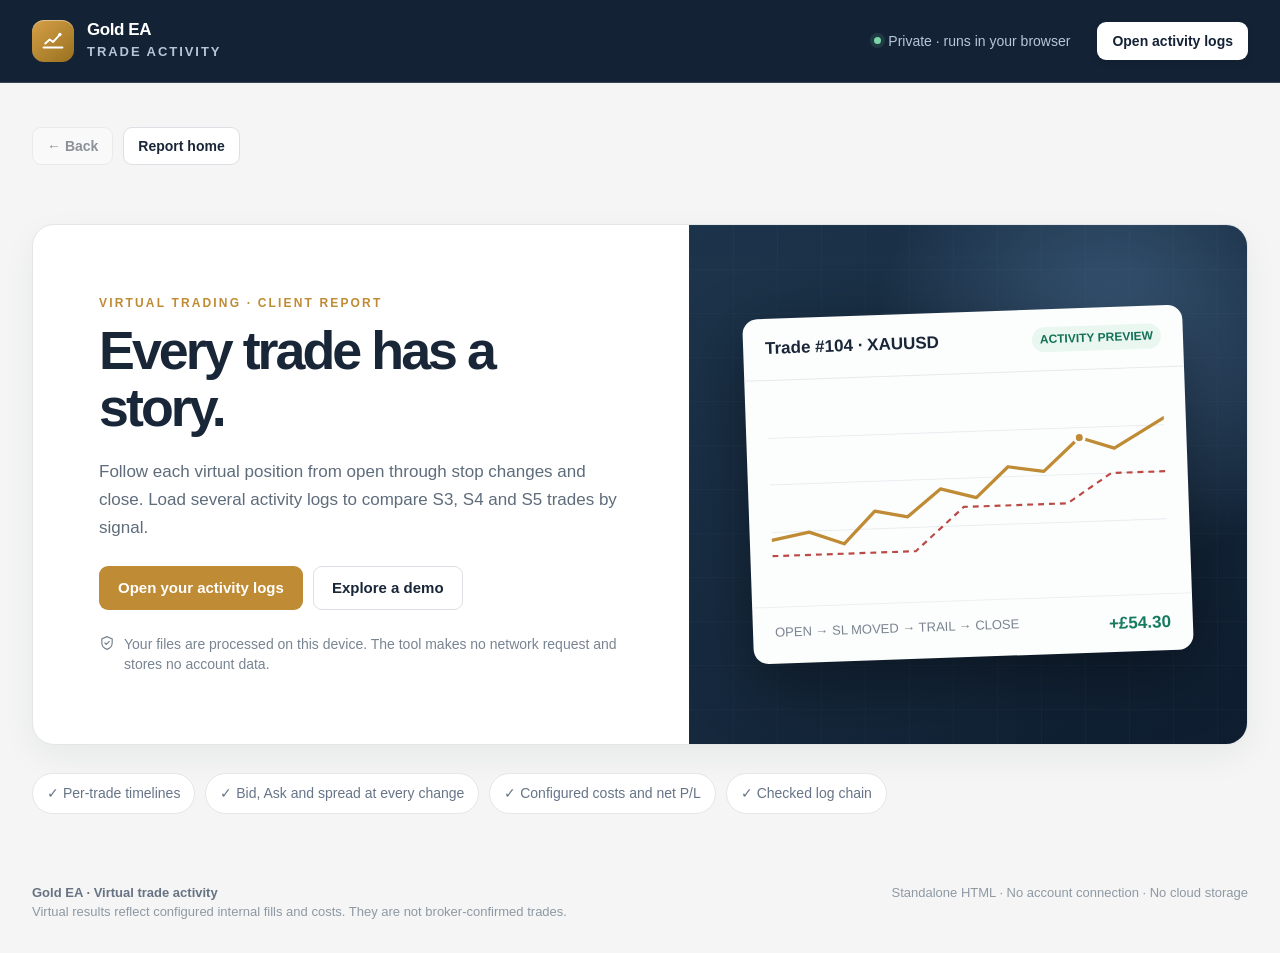
<file: public/gold-ea-activity/index.html>
<!doctype html>
<html lang="en">
<head>
  <meta charset="utf-8">
  <meta name="viewport" content="width=device-width, initial-scale=1">
  <meta name="color-scheme" content="light">
  <meta http-equiv="Content-Security-Policy" content="default-src 'none'; script-src 'unsafe-inline'; style-src 'unsafe-inline'; img-src data:; connect-src 'none'; object-src 'none'; base-uri 'none'">
  <title>Gold EA | Virtual trade activity</title>
  <style>
:root {
  color-scheme: light;
  --ink: #192638;
  --muted: #657184;
  --line: #e3e6e9;
  --paper: #fff;
  --surface: #f4f5f4;
  --navy: #132235;
  --navy-soft: #20334b;
  --gold: #bf8b34;
  --gold-soft: #fff5df;
  --green: #15745b;
  --green-soft: #eaf7f1;
  --red: #b34242;
  --red-soft: #fff0ee;
  --shadow: 0 12px 34px rgba(20, 34, 51, .055);
}
* { box-sizing: border-box; }
html { scroll-behavior: smooth; }
body { margin: 0; background: var(--surface); color: var(--ink);
  font-family: -apple-system, BlinkMacSystemFont, "Segoe UI", Inter, Arial, sans-serif;
  font-size: 16px; line-height: 1.45; }
button, input, select { font: inherit; }
button { cursor: pointer; }
button:disabled { cursor: not-allowed; opacity: .48; }
[hidden] { display: none !important; }
a { color: inherit; }
.app-header { background: var(--navy); color: #fff; border-bottom: 1px solid #35465a; }
.header-inner { max-width: 1536px; min-height: 82px; margin: auto; padding: 16px 32px;
  display: flex; align-items: center; justify-content: space-between; gap: 24px; }
.brand { display: flex; align-items: center; gap: 13px; min-width: 255px; }
.brand-icon { width: 42px; height: 42px; border-radius: 12px; background: linear-gradient(140deg, #d6a047, #98701f);
  display: grid; place-items: center; box-shadow: inset 0 1px 0 #ffffff66; }
.brand-icon svg { width: 24px; height: 24px; }
.brand-name { display: block; font-size: 17px; line-height: 1.2; letter-spacing: -.025em; font-weight: 760; }
.brand-caption { display: block; margin-top: 3px; font-size: 13px; letter-spacing: .15em;
  color: #b6c5d8; font-weight: 700; }
.header-tools { display: flex; align-items: center; justify-content: flex-end; flex-wrap: wrap; gap: 8px; }
.privacy-chip { color: #b7c7d9; display: inline-flex; align-items: center; gap: 7px;
  font-size: 14px; padding: 8px 12px; margin-right: 7px; white-space: nowrap; }
.privacy-dot { width: 7px; height: 7px; border-radius: 50%; background: #7bd6a7;
  box-shadow: 0 0 0 4px #7bd6a722; }
.btn { border: 1px solid transparent; border-radius: 9px; min-height: 38px; padding: 8px 14px;
  display: inline-flex; justify-content: center; align-items: center; gap: 7px;
  font-size: 14px; font-weight: 700; white-space: nowrap; text-decoration: none; transition: .16s ease; }
.btn:focus-visible, input:focus-visible, select:focus-visible, summary:focus-visible,
.trade-card:focus-visible { outline: 3px solid #d8a640; outline-offset: 2px; }
.btn:hover:not(:disabled) { transform: translateY(-1px); }
.btn-light { background: #fff; color: var(--navy); box-shadow: 0 2px 6px #00000020; }
.btn-light:hover:not(:disabled) { background: #f3f6fa; }
.btn-outline { background: transparent; border-color: #607188; color: #fff; }
.btn-outline:hover:not(:disabled) { background: #ffffff16; border-color: #a8b9cb; }
.btn-quiet { background: #fff; border-color: #dce0e4; color: var(--ink); }
.btn-quiet:hover:not(:disabled) { border-color: var(--gold); background: #fffaf0; }
.btn-gold { background: var(--gold); color: #fff; }
.btn-gold:hover:not(:disabled) { background: #a97723; }
.file-input { position: absolute; width: 1px; height: 1px; opacity: 0; pointer-events: none; }
.page { max-width: 1536px; margin: auto; padding: 34px 32px 70px; }
.status-line { min-height: 23px; color: var(--muted); font-size: 14px; margin-bottom: 10px; }
.status-line.error { color: var(--red); font-weight: 700; }
.empty-shell { margin: 26px 0 0; background: var(--paper); border: 1px solid var(--line);
  border-radius: 22px; overflow: hidden; box-shadow: var(--shadow); display: grid;
  grid-template-columns: 1fr minmax(390px, .85fr); min-height: 510px; }
.empty-copy { padding: 70px 66px; display: flex; flex-direction: column; align-items: flex-start; justify-content: center; }
.eyebrow { color: var(--gold); font-size: 12px; font-weight: 820; letter-spacing: .18em; margin: 0 0 9px; }
.empty-copy h1 { font-size: clamp(34px, 4.2vw, 60px); max-width: 650px; line-height: 1.06;
  letter-spacing: -.055em; margin: 0; font-weight: 760; }
.empty-copy .lead { margin: 22px 0 24px; max-width: 540px; color: #5e6c7b;
  font-size: 17px; line-height: 1.65; }
.empty-actions { display: flex; flex-wrap: wrap; gap: 10px; }
.empty-actions .btn { min-height: 44px; padding-inline: 18px; font-size: 15px; }
.empty-note { margin: 24px 0 0; display: flex; align-items: flex-start; gap: 9px;
  color: #798492; max-width: 550px; font-size: 14px; }
.empty-note svg { width: 16px; height: 16px; flex: none; margin-top: 1px; }
.hero-art { position: relative; padding: 44px 38px; overflow: hidden; display: grid; place-items: center;
  background: radial-gradient(circle at 76% 20%, #395776 0, transparent 40%),
    linear-gradient(145deg, #1d354c, #0f1e30); }
.hero-art::before { content: ""; position: absolute; inset: 0; opacity: .35;
  background-image: linear-gradient(#ffffff10 1px, transparent 1px),
    linear-gradient(90deg, #ffffff10 1px, transparent 1px); background-size: 44px 44px; }
.mock-panel { position: relative; width: min(440px, 100%); background: #fcfdfd; border-radius: 15px;
  box-shadow: 0 20px 65px #0006; overflow: hidden; transform: rotate(-2deg); }
.mock-panel-head { display: flex; justify-content: space-between; align-items: center;
  padding: 18px 22px; border-bottom: 1px solid #e7e9ec; }
.mock-panel-head strong { font-size: 17px; }
.mock-panel-head span { background: #eaf7f1; color: #147056; border-radius: 99px;
  padding: 4px 8px; font-size: 12px; font-weight: 750; }
.mock-panel-body { padding: 22px; }
.mock-panel-body svg { width: 100%; height: 175px; }
.mock-panel-foot { display: flex; justify-content: space-between; border-top: 1px solid #edf0f2;
  padding: 16px 22px; color: #7a8491; font-size: 13px; }
.mock-panel-foot strong { font-size: 17px; color: #167b5e; }
.trust-strip { display: flex; flex-wrap: wrap; gap: 10px; margin-top: 28px; }
.trust-strip span { background: #fff; border: 1px solid var(--line); border-radius: 99px;
  padding: 9px 14px; font-size: 14px; color: #667488; }
.dashboard-head { display: flex; justify-content: space-between; align-items: flex-end; gap: 16px; margin-bottom: 24px; }
.dashboard-head h1 { font-size: clamp(28px, 3vw, 39px); letter-spacing: -.045em;
  margin: 3px 0 5px; line-height: 1.12; }
.dashboard-head p { color: var(--muted); margin: 0; font-size: 15px; }
.dashboard-head-right { text-align: right; min-width: 210px; }
.run-id { display: block; color: var(--muted); font-size: 13px; max-width: 440px;
  overflow: hidden; text-overflow: ellipsis; white-space: nowrap; }
.audit-pill { display: inline-flex; align-items: center; gap: 7px; border: 1px solid #d5e9dc;
  background: #eef8f2; color: #176d50; padding: 7px 11px; border-radius: 99px;
  font-size: 13px; font-weight: 750; margin-bottom: 8px; }
.audit-pill::before { content: "✓"; font-weight: 900; }
.metric-grid { display: grid; grid-template-columns: repeat(4, minmax(0, 1fr)); gap: 14px; margin-bottom: 18px; }
.metric { background: #fff; border: 1px solid var(--line); border-radius: 14px;
  box-shadow: var(--shadow); padding: 18px 20px; min-height: 112px; }
.metric span { color: var(--muted); font-size: 13px; font-weight: 680; letter-spacing: .02em; }
.metric strong { display: block; margin-top: 6px; color: var(--ink); font-size: clamp(22px, 2.3vw, 30px);
  letter-spacing: -.04em; line-height: 1.13; font-variant-numeric: tabular-nums; }
.metric small { display: block; margin-top: 6px; color: #8993a0; font-size: 13px; }
.metric .positive, .positive { color: var(--green) !important; }
.metric .negative, .negative { color: var(--red) !important; }
.warning-box { background: #fff9ec; border: 1px solid #f0dbaf; color: #70572a; border-radius: 12px;
  padding: 10px 17px; margin-bottom: 18px; font-size: 14px; }
.warning-box p { margin: 5px 0; }
.workspace { display: grid; grid-template-columns: 300px minmax(0, 1fr);
  align-items: start; gap: 16px; }
.workspace.compare-mode { display: block; }
.workspace.compare-mode .sidebar { display: none; }
.comparison-active > .metric-grid { display: none; }
.sidebar, .detail-shell { border: 1px solid var(--line); background: #fff;
  border-radius: 15px; box-shadow: var(--shadow); }
.sidebar { overflow: hidden; position: sticky; top: 14px; max-height: calc(100vh - 28px);
  display: flex; flex-direction: column; }
.sidebar-head { padding: 20px 18px 14px; border-bottom: 1px solid var(--line); }
.section-title { display: flex; align-items: center; justify-content: space-between; gap: 12px; }
.section-title h3 { font-size: 19px; letter-spacing: -.035em; margin: 0; }
.section-title > span { color: #8792a0; font-size: 13px; }
.sidebar h2 { font-size: 17px; margin: 0 0 14px; letter-spacing: -.025em; }
.search { width: 100%; border: 1px solid #dce1e5; border-radius: 8px; min-height: 38px;
  padding: 9px 11px; background: #fcfcfd; color: var(--ink); outline: none; }
.search::placeholder { color: #98a1ac; }
.segmented { display: flex; gap: 5px; background: #f2f3f4; border-radius: 8px; padding: 4px; margin-top: 12px; }
.segmented button { border: 0; background: transparent; border-radius: 6px; padding: 6px 10px;
  flex: 1; color: var(--muted); font-size: 13px; font-weight: 750; }
.segmented button.selected { background: white; color: var(--ink); box-shadow: 0 1px 4px #00000012; }
.sort-line { display: flex; justify-content: space-between; align-items: center; padding: 10px 17px;
  color: #929ba5; font-size: 13px; border-bottom: 1px solid var(--line); }
.sort-line select { border: 0; background: transparent; color: #647183; font-size: 13px; cursor: pointer; }
.trade-list { overflow-y: auto; min-height: 100px; }
.trade-card { width: 100%; text-align: left; display: block; border: 0; border-left: 3px solid transparent;
  background: #fff; padding: 15px 16px; border-bottom: 1px solid #edf0f2; color: var(--ink); }
.trade-card:hover { background: #fafaf8; }
.trade-card.active { background: #fffaf0; border-left-color: var(--gold); }
.trade-card-top, .trade-card-bottom { display: flex; justify-content: space-between; align-items: center;
  gap: 10px; }
.trade-card-top { margin-bottom: 9px; }
.direction { font-size: 12px; font-weight: 830; letter-spacing: .06em; border-radius: 5px;
  padding: 4px 7px; vertical-align: middle; }
.direction.buy { color: var(--green); background: var(--green-soft); }
.direction.sell { color: #a35236; background: #fff0e9; }
.trade-num { color: #9aa3ae; font-size: 12px; font-weight: 700; }
.trade-card strong { display: block; font-size: 14px; overflow: hidden; white-space: nowrap;
  text-overflow: ellipsis; margin-bottom: 8px; }
.trade-card-times { display: grid; gap: 3px; margin-bottom: 9px; font-size: 12px;
  color: #778492; font-variant-numeric: tabular-nums; }
.trade-card-times > span { display: grid; grid-template-columns: 41px minmax(0, 1fr); gap: 5px; }
.trade-card-times > span > span:last-child { overflow-wrap: anywhere; }
.trade-card-bottom { font-size: 13px; color: #8a94a0; }
.trade-card-bottom span:last-child { font-weight: 760; font-variant-numeric: tabular-nums; }
.empty-list { padding: 20px; color: #8792a0; text-align: center; }
.detail-shell { overflow: hidden; min-height: 440px; }
.detail-tabs { display: flex; gap: 0; padding: 0 23px; border-bottom: 1px solid var(--line); }
.detail-tabs button { border: 0; border-bottom: 2px solid transparent; background: none;
  color: #8490a0; padding: 17px 18px 14px; font-size: 14px; font-weight: 760; }
.detail-tabs button.selected { color: var(--ink); border-color: var(--gold); }
.detail-inner { padding: 25px; }
.return-link { display: inline-flex; align-items: center; gap: 7px; padding: 7px 0;
  border: 0; background: transparent; color: #285177; font-size: 14px;
  font-weight: 760; cursor: pointer; margin: -8px 0 13px; }
.return-link:hover { text-decoration: underline; }
.no-selection { min-height: 360px; display: grid; place-items: center; color: #8593a1; }
.detail-head { display: flex; justify-content: space-between; gap: 24px; align-items: start; }
.detail-head h2 { display: flex; align-items: center; gap: 10px; flex-wrap: wrap;
  font-size: clamp(18px, 2vw, 25px); letter-spacing: -.04em; margin: 2px 0 7px; overflow-wrap: anywhere; }
.detail-sub { font-size: 14px; color: #8893a0; margin: 0; }
.net-block { text-align: right; min-width: 150px; }
.net-block span, .net-block small { color: #8c97a4; display: block; font-size: 13px; }
.net-block strong { display: block; font-size: 27px; letter-spacing: -.04em; font-variant-numeric: tabular-nums; }
.trade-facts { display: grid; grid-template-columns: repeat(5, minmax(0, 1fr)); gap: 0;
  background: #f7f8f8; border: 1px solid #eceef0; border-radius: 10px; margin: 22px 0 24px; }
.trade-facts div { padding: 13px 14px; border-right: 1px solid #e7e9eb; }
.trade-facts div:last-child { border-right: 0; }
.trade-facts span, .financial-row span { color: #8e99a5; font-size: 12px; font-weight: 720; display: block; }
.trade-facts strong { display: block; margin-top: 4px; font-size: 17px; font-variant-numeric: tabular-nums; }
.signal-card { border: 1px solid var(--line); border-radius: 12px; padding: 17px 19px;
  margin: 0 0 17px; }
.signal-card h3 { font-size: 18px; margin: 0 0 8px; }
.signal-card p { color: #657385; font-size: 13px; line-height: 1.5; }
.signal-note { margin: 0 0 14px; }
.signal-summary { display: grid; grid-template-columns: repeat(3, minmax(0, 1fr));
  gap: 9px; margin-bottom: 10px; }
.signal-summary > div { background: #f7f8f8; border-radius: 7px; padding: 10px; }
.signal-summary span { display: block; color: #8792a0; font-size: 12px; }
.signal-summary strong { display: block; margin-top: 4px; font-size: 14px; overflow-wrap: anywhere; }
.signal-expand { border-top: 1px solid var(--line); padding: 9px 0; }
.signal-expand:last-child { padding-bottom: 0; }
.signal-expand summary { cursor: pointer; font-size: 13px; font-weight: 750; }
.signal-grid { display: grid; grid-template-columns: repeat(2, minmax(0, 1fr)); gap: 4px 15px;
  margin-top: 10px; }
.signal-grid > div { display: flex; justify-content: space-between; gap: 10px;
  border-bottom: 1px solid #edf0f2; padding: 5px 0; font-size: 12px; }
.signal-grid span, .signal-grid code { color: #657385; overflow-wrap: anywhere; }
.signal-grid strong { text-align: right; font-variant-numeric: tabular-nums;
  overflow-wrap: anywhere; }
.signal-raw > div { display: block; }
.signal-raw strong { display: block; text-align: left; margin-top: 3px; }
.activity-trace { margin-top: 6px; }
.activity-trace summary { cursor: pointer; color: #657385; font-size: 12px; }
.chart-card { border: 1px solid var(--line); border-radius: 12px; padding: 18px 19px 7px; }
.chart-legend { display: flex; gap: 17px; flex-wrap: wrap; font-size: 12px; color: #7c8999; }
.chart-legend span::before { content: ""; width: 17px; height: 3px; border-radius: 9px;
  display: inline-block; vertical-align: middle; margin-right: 5px; background: var(--gold); }
.chart-legend .legend-stop::before { background: var(--red); }
.chart-legend .legend-target::before { background: #6b9bb0; }
.price-chart { min-height: 245px; display: grid; place-items: center; color: #8e99a5; font-size: 14px; }
.price-chart svg { width: 100%; max-height: 250px; overflow: visible; }
.chart-grid { stroke: #e8ecee; stroke-width: 1; }
.chart-label { fill: #9ba5b0; font-size: 12px; }
.chart-line { fill: none; stroke-width: 2.5; stroke-linecap: round; stroke-linejoin: round; }
.chart-price { stroke: var(--gold); }
.chart-stop { stroke: var(--red); stroke-dasharray: 5 4; stroke-width: 1.7; }
.chart-target { stroke: #6b9bb0; stroke-dasharray: 3 4; stroke-width: 1.5; }
.chart-point { fill: white; stroke: var(--gold); stroke-width: 2; }
.chart-close-point { fill: var(--navy); stroke: white; stroke-width: 2.5; }
.chart-protection-point { fill: white; stroke-width: 2; }
.chart-stop-point { stroke: var(--red); }
.chart-target-point { stroke: #6b9bb0; }
.chart-note { color: #7c8999; font-size: 12px; margin: 0 0 8px; }
.financial-row { display: grid; grid-template-columns: repeat(4, minmax(0, 1fr)); gap: 12px;
  background: #f7f8f8; border-radius: 10px; padding: 15px 17px; margin: 17px 0 27px; }
.financial-row strong { display: block; margin-top: 4px; font-size: 17px; font-variant-numeric: tabular-nums; }
.timeline-title { margin-bottom: 11px; }
.timeline { border: 1px solid var(--line); border-radius: 10px; overflow: hidden; }
.timeline-event { border-bottom: 1px solid var(--line); }
.timeline-event:last-child { border-bottom: 0; }
.timeline-event summary { display: flex; gap: 12px; align-items: center; padding: 13px 16px;
  cursor: pointer; list-style: none; }
.timeline-event summary::-webkit-details-marker { display: none; }
.timeline-event summary:hover { background: #fafbfb; }
.timeline-icon { flex: none; width: 8px; height: 8px; border-radius: 50%; background: var(--gold);
  box-shadow: 0 0 0 4px var(--gold-soft); }
.timeline-icon.close { background: var(--red); box-shadow: 0 0 0 4px var(--red-soft); }
.timeline-icon.open { background: var(--green); box-shadow: 0 0 0 4px var(--green-soft); }
.timeline-primary { flex: 1; min-width: 0; }
.timeline-primary strong { display: block; font-size: 14px; }
.timeline-primary small { display: block; font-size: 12px; color: #929ca8; margin-top: 2px;
  overflow: hidden; text-overflow: ellipsis; white-space: nowrap; }
.timeline-prices { text-align: right; min-width: 120px; }
.timeline-prices strong { display: block; font-size: 14px; font-variant-numeric: tabular-nums; }
.timeline-prices small { color: #97a0aa; font-size: 12px; }
.chevron { color: #aab3bc; margin-left: 7px; transition: transform .2s; }
.timeline-event[open] .chevron { transform: rotate(180deg); }
.event-expanded { border-top: 1px solid #edf0f2; background: #fcfcfb; padding: 16px 18px 19px 36px; }
.event-totals { display: flex; gap: 12px 22px; flex-wrap: wrap; font-size: 13px; color: #87919d; }
.event-totals strong { color: var(--ink); margin-left: 4px; }
.subheading { font-size: 12px; font-weight: 820; letter-spacing: .12em; color: #a47832;
  margin: 18px 0 9px; text-transform: uppercase; }
.context-grid { display: grid; grid-template-columns: repeat(3, minmax(0, 1fr)); gap: 7px; }
.context-grid div { padding: 8px 10px; background: #fff; border: 1px solid #eceef0; border-radius: 6px;
  min-width: 0; }
.context-grid span { display: block; color: #98a1aa; font-size: 11px; }
.context-grid strong { display: block; margin-top: 2px; font-size: 13px; overflow-wrap: anywhere; }
.identity-detail { margin-top: 12px; }
.identity-detail summary { padding: 4px 0; color: #6f7c88; font-size: 13px; cursor: pointer; }
.identity-detail .context-grid { margin-top: 8px; }
.activity-tools { display: flex; flex-wrap: wrap; gap: 10px; align-items: center; margin-bottom: 16px; }
.activity-tools .search { max-width: 240px; }
.activity-tools select { min-height: 38px; padding: 8px 12px; border: 1px solid #dce1e5;
  border-radius: 8px; background: #fff; color: var(--ink); }
.activity-tools label { display: flex; gap: 7px; align-items: center; color: #677384; font-size: 13px; }
.activity-caption { color: #9aa4ae; font-size: 13px; margin-bottom: 8px; }
.activity-list { border: 1px solid var(--line); border-radius: 10px; overflow: hidden; }
.activity-item { display: grid; grid-template-columns: 54px minmax(0, 1fr) 215px; gap: 12px;
  padding: 11px 14px; border-bottom: 1px solid #edf0f2; align-items: center; }
.activity-item:last-child { border: 0; }
.activity-item strong { display: block; font-size: 13px; }
.activity-item small { display: block; color: #939da9; font-size: 12px; overflow: hidden;
  text-overflow: ellipsis; white-space: nowrap; }
.activity-seq { color: #a6b0b9; font-size: 12px; }
.activity-quote { text-align: right; font-size: 13px; font-variant-numeric: tabular-nums; }
.run-toolbar { display: flex; flex-wrap: wrap; align-items: center; gap: 10px 15px;
  margin: 0 0 18px; padding: 11px 14px; border: 1px solid var(--line);
  border-radius: 10px; background: #fff; font-size: 13px; color: var(--muted); }
.run-toolbar label { display: flex; align-items: center; gap: 8px; font-weight: 700; }
.run-toolbar select, .source-row select, .compare-tools select, .compare-tools input[type="date"] { min-height: 34px;
  border: 1px solid #dce1e5; border-radius: 7px; padding: 5px 8px;
  background: #fff; color: var(--ink); }
.run-toolbar select { max-width: min(440px, 54vw); }
.run-toolbar .btn { min-height: 34px; padding: 6px 10px; }
.run-toolbar #loadedCount { margin-left: auto; }
.compare-view { padding: 25px 27px; }
.compare-intro { color: var(--muted); font-size: 14px; margin: 9px 0 17px; }
.source-list { display: grid; gap: 7px; margin-bottom: 20px; }
.source-row { display: grid; grid-template-columns: minmax(0, 1fr) auto; align-items: center;
  gap: 12px; padding: 10px 12px; border: 1px solid var(--line);
  border-radius: 8px; background: #fafbfb; }
.source-row strong { display: block; font-size: 13px; overflow-wrap: anywhere; }
.source-row small { display: block; margin-top: 2px; color: #8993a0; font-size: 12px; }
.source-row label { display: flex; align-items: center; gap: 7px; font-size: 13px; color: var(--muted); }
.compare-tools { display: flex; flex-wrap: wrap; align-items: center; gap: 9px;
  margin-bottom: 15px; }
.compare-tools .search { max-width: 300px; }
.compare-tools label { display: flex; align-items: center; gap: 6px;
  color: var(--muted); font-size: 13px; }
.compare-tools #clearDates { margin: 0; padding: 5px 0; }
.daily-title { margin: 18px 0 0; }
.daily-table-wrap { margin-bottom: 18px; }
.daily-table { min-width: 660px; }
.daily-table .daily-total-cell { background: #edf6f2; border-right: 1px solid #dcebe4; }
.daily-table .daily-total-cell strong { display: block; color: #216b50; white-space: nowrap; }
.daily-table .daily-total-cell .cell-sub { white-space: nowrap; }
.scenario-summary { display: grid; grid-template-columns: repeat(auto-fit, minmax(170px, 1fr));
  gap: 9px; margin-bottom: 15px; }
.scenario-summary > div { padding: 11px 13px; background: #f7f8f8; border-radius: 8px; }
.scenario-summary strong { display: block; font-size: 14px; }
.scenario-summary span { display: block; color: var(--muted); font-size: 12px; margin-top: 3px; }
.compare-table-wrap { overflow: auto; border: 1px solid var(--line); border-radius: 9px; }
.compare-table { width: 100%; min-width: 1040px; border-collapse: collapse; font-size: 13px; }
.compare-table th { padding: 10px 12px; text-align: left; background: #f5f7f8;
  color: var(--muted); font-size: 12px; letter-spacing: .03em; }
.compare-table td { padding: 11px 12px; border-top: 1px solid var(--line);
  vertical-align: top; font-variant-numeric: tabular-nums; }
.compare-table .group-row td { background: #fff9ee; color: var(--ink);
  font-weight: 740; overflow-wrap: anywhere; }
.compare-table .group-row small { color: var(--muted); font-weight: 400; margin-left: 8px; }
.compare-table .group-link { padding: 0; border: 0; background: transparent;
  color: #285177; font: inherit; font-weight: inherit; text-align: left;
  overflow-wrap: anywhere; cursor: pointer; }
.compare-table .group-link:hover { text-decoration: underline; }
.compare-table .cell-main { display: block; font-weight: 740; }
.compare-table .cell-sub { display: block; margin-top: 3px; color: #8994a0; font-size: 12px; }
.compare-table .scenario-tag { display: inline-block; min-width: 34px;
  padding: 3px 6px; border-radius: 5px; background: var(--gold-soft);
  color: #815b1d; font-size: 12px; font-weight: 800; text-align: center; }
.compare-table .trade-link { display: block; padding: 0; border: 0;
  background: transparent; color: #285177; font-weight: 760; text-align: left; }
.compare-table .trade-link:hover { text-decoration: underline; }
.compare-table details { margin-top: 5px; }
.compare-table details summary { color: #596b7f; cursor: pointer; }
.compare-table .stop-list { margin: 6px 0 0; padding-left: 16px; color: #6d7a88; }
.compare-table .stop-list li { margin: 4px 0; }
.compare-empty { padding: 24px; color: var(--muted); text-align: center; }
.group-view { padding: 25px 27px; }
.group-view h2 { font-size: clamp(19px, 2.4vw, 27px); overflow-wrap: anywhere;
  letter-spacing: -.04em; margin: 3px 0 8px; }
.group-chart-wrap { overflow-x: auto; border: 1px solid var(--line); border-radius: 12px;
  padding: 16px; margin-top: 17px; background: #fff; }
.group-chart { min-width: 840px; min-height: 390px; }
.group-chart svg { display: block; width: 100%; height: auto; }
.group-legend { display: flex; flex-wrap: wrap; gap: 8px 18px; margin-top: 14px;
  font-size: 13px; color: #657385; }
.group-legend span { display: inline-flex; align-items: center; gap: 6px; }
.group-legend i { display: inline-block; width: 17px; border-top: 3px solid;
  border-radius: 4px; }
.group-legend .legend-dash { border-top-style: dashed; border-color: #667789; }
.group-legend .legend-open { width: 9px; height: 9px; border: 2px solid #667789;
  border-radius: 50%; }
.group-legend .legend-close { width: 9px; height: 9px; background: #667789;
  border-radius: 50%; }
.group-trade-summary { display: grid; grid-template-columns: repeat(auto-fit, minmax(210px, 1fr));
  gap: 10px; margin-top: 18px; }
.group-trade-summary > div { border: 1px solid var(--line); border-radius: 9px;
  background: #fafbfb; padding: 12px; font-size: 13px; }
.group-trade-summary strong { display: block; margin-bottom: 6px; }
.group-trade-summary span { display: block; color: var(--muted); margin-top: 3px; }
.group-trade-summary .return-link { margin: 9px 0 0; padding: 0; }
.footer { max-width: 1536px; margin: 0 auto; padding: 0 32px 32px;
  display: flex; justify-content: space-between; gap: 20px; color: #8e99a4; font-size: 13px; }
.footer strong { color: #677384; }
.busy-overlay, .drop-overlay { position: fixed; inset: 0; z-index: 20;
  background: #0c182bb8; display: grid; place-items: center; padding: 20px; }
.busy-card, .drop-card { min-width: min(420px, 100%); border: 1px solid #ffffff35;
  background: #fff; padding: 30px; border-radius: 16px; text-align: center; box-shadow: 0 25px 60px #0004; }
.busy-card strong, .drop-card strong { display: block; font-size: 18px; }
.busy-card p, .drop-card p { color: #83909c; margin: 7px 0 0; }
.spinner { width: 29px; height: 29px; border: 3px solid #ead8b7; border-top-color: var(--gold);
  border-radius: 50%; animation: spin .8s linear infinite; margin: 0 auto 17px; }
@keyframes spin { to { transform: rotate(360deg); } }
@media (max-width: 1080px) {
  .header-inner { align-items: flex-start; }
  .privacy-chip { display: none; }
  .empty-copy { padding: 55px 42px; }
  .workspace { grid-template-columns: 255px minmax(0, 1fr); }
  .detail-inner { padding: 18px; }
  .context-grid { grid-template-columns: repeat(2, minmax(0, 1fr)); }
}
@media (max-width: 760px) {
  .header-inner { padding: 15px 18px; display: block; }
  .brand { margin-bottom: 13px; }
  .header-tools { justify-content: flex-start; }
  .page { padding: 22px 13px 45px; }
  .empty-shell { grid-template-columns: 1fr; margin-top: 10px; }
  .empty-copy { padding: 42px 27px; }
  .empty-copy .lead { font-size: 17px; }
  .hero-art { min-height: 340px; padding: 30px; }
  .dashboard-head { display: block; }
  .dashboard-head-right { text-align: left; margin-top: 15px; }
  .metric-grid { grid-template-columns: repeat(2, minmax(0, 1fr)); gap: 8px; }
  .metric { padding: 15px; min-height: 100px; }
  .workspace { grid-template-columns: 1fr; }
  .sidebar { position: static; max-height: 350px; }
  .trade-facts { grid-template-columns: repeat(3, minmax(0, 1fr)); }
  .trade-facts div:nth-child(3) { border-right: 0; }
  .trade-facts div:nth-child(n+4) { border-top: 1px solid #e7e9eb; }
  .financial-row { grid-template-columns: repeat(2, minmax(0, 1fr)); }
  .detail-head { display: block; }
  .net-block { text-align: left; margin-top: 18px; }
  .activity-item { grid-template-columns: 35px minmax(0, 1fr); }
  .activity-quote { grid-column: 2; text-align: left; }
  .compare-view, .group-view { padding: 18px; }
  .scenario-summary { grid-template-columns: 1fr; }
  .source-row { grid-template-columns: 1fr; }
  .run-toolbar #loadedCount { margin-left: 0; }
  .footer { display: block; padding: 0 17px 25px; }
}
@media (max-width: 470px) {
  .header-tools .btn { font-size: 13px; padding: 8px 9px; }
  .brand-name { font-size: 17px; }
  .trade-facts { grid-template-columns: repeat(2, minmax(0, 1fr)); }
  .trade-facts div:nth-child(3) { border-right: 1px solid #e7e9eb; }
  .trade-facts div:nth-child(2n) { border-right: 0; }
  .trade-facts div:nth-child(n+3) { border-top: 1px solid #e7e9eb; }
  .timeline-prices { min-width: 90px; }
  .context-grid { grid-template-columns: 1fr; }
  .signal-summary, .signal-grid { grid-template-columns: 1fr; }
}
@media print {
  body { background: #fff; font-size: 13px; }
  .app-header, .status-line, .sidebar, .detail-tabs, .warning-box,
  .footer, .btn, .activity-tools, .activity-list, .activity-caption,
  .run-toolbar, .compare-tools, .source-list, .return-link { display: none !important; }
  .compare-view, .group-view { padding: 0; }
  .group-chart-wrap { overflow: visible; padding: 0; }
  .group-chart { min-width: 0; }
  .compare-table-wrap { overflow: visible; }
  .compare-table { min-width: 0; font-size: 11px; }
  .compare-table tr { break-inside: avoid; }
  .page { padding: 0; }
  .dashboard-head { margin: 0 0 14px; }
  .metric-grid { grid-template-columns: repeat(4, 1fr); }
  .metric { box-shadow: none; padding: 8px; min-height: 0; }
  .metric strong { font-size: 17px; }
  .workspace { display: block; }
  .detail-shell { border: 0; box-shadow: none; }
  .detail-inner { padding: 0; }
  .timeline-event { break-inside: avoid; }
  .timeline-event:not([open]) .event-expanded { display: none; }
  .chart-card { break-inside: avoid; }
}

  
.scenario-summary { grid-template-columns: repeat(auto-fit,minmax(280px,1fr)); }
.rating-columns { display:grid; grid-template-columns:1fr 1fr; gap:16px; }
.rating-columns h4 { margin:8px 0; font-size:14px; }
.rating-columns strong { font-size:19px; }
.unrated-note { font-size:13px; border-top:1px solid var(--line); padding-top:10px; }
.report-navigation { position:sticky; top:0; z-index:30; display:flex; gap:10px; padding:10px 0; background:var(--surface); }
@media print { .report-navigation { display:none; } }
</style>
</head>
<body>
  <header class="app-header">
    <div class="header-inner">
      <div class="brand" aria-label="Gold EA trade activity">
        <div class="brand-icon" aria-hidden="true">
          <svg viewBox="0 0 28 28" fill="none"><path d="M3 21.5h22M5 17l5.1-4.8 4.1 2.9L22 6.5" stroke="white" stroke-width="2.3" stroke-linecap="round" stroke-linejoin="round"/><circle cx="22" cy="6.5" r="2" fill="white"/></svg>
        </div>
        <div><span class="brand-name">Gold EA</span><span class="brand-caption">TRADE ACTIVITY</span></div>
      </div>
      <div class="header-tools">
        <span class="privacy-chip"><span class="privacy-dot"></span> Private · runs in your browser</span>
        <label class="btn btn-light" for="activityInput">Open activity logs
          <input class="file-input" id="activityInput" type="file" multiple accept=".log,.txt,.json,text/plain,application/json" aria-label="Open Gold EA activity logs or a reconstructed trade supplement">
        </label>
      </div>
    </div>
  </header>

  <main class="page">
    <nav class="report-navigation" aria-label="Report navigation"><button type="button" class="btn btn-quiet" id="reportBack" disabled>← Back</button><button type="button" class="btn btn-quiet" id="reportHome">Report home</button></nav>
    <div id="statusMessage" class="status-line" role="status" aria-live="polite"></div>

    <section id="emptyState" aria-labelledby="emptyTitle">
      <div class="empty-shell">
        <div class="empty-copy">
          <p class="eyebrow">VIRTUAL TRADING · CLIENT REPORT</p>
          <h1 id="emptyTitle">Every trade has a story.</h1>
          <p class="lead">Follow each virtual position from open through stop changes and close. Load several activity logs to compare S3, S4 and S5 trades by signal.</p>
          <div class="empty-actions">
            <label class="btn btn-gold" for="activityInput">Open your activity logs</label>
            <button type="button" class="btn btn-quiet" id="demoButton">Explore a demo</button>
          </div>
          <p class="empty-note">
            <svg viewBox="0 0 20 20" fill="none" aria-hidden="true"><path d="M10 2 3.5 5v4.8c0 4.2 2.4 6.9 6.5 8.2 4.1-1.3 6.5-4 6.5-8.2V5L10 2Z" stroke="currentColor" stroke-width="1.5"/><path d="m7.4 10 1.7 1.7 3.7-3.7" stroke="currentColor" stroke-width="1.5" stroke-linecap="round"/></svg>
            Your files are processed on this device. The tool makes no network request and stores no account data.
          </p>
        </div>
        <div class="hero-art" aria-hidden="true">
          <div class="mock-panel">
            <div class="mock-panel-head"><strong>Trade #104 · XAUUSD</strong><span>ACTIVITY PREVIEW</span></div>
            <div class="mock-panel-body">
              <svg viewBox="0 0 400 175" fill="none"><path d="M0 35h400M0 82h400M0 130h400" stroke="#e9edf0"/><path d="M0 138 38 131 73 144 105 112 138 119 172 92 208 102 241 72 277 78 314 45 349 57 400 28" stroke="#bf8b34" stroke-width="3.3" stroke-linecap="round" stroke-linejoin="round"/><path d="M0 154h145l50-43h105l45-29h55" stroke="#bb4a46" stroke-width="2.2" stroke-dasharray="6 5"/><circle cx="314" cy="45" r="5" fill="#bf8b34" stroke="white" stroke-width="3"/></svg>
            </div>
            <div class="mock-panel-foot"><span>OPEN → SL MOVED → TRAIL → CLOSE</span><strong>+£54.30</strong></div>
          </div>
        </div>
      </div>
      <div class="trust-strip"><span>✓ Per-trade timelines</span><span>✓ Bid, Ask and spread at every change</span><span>✓ Configured costs and net P/L</span><span>✓ Checked log chain</span></div>
    </section>

    <section id="dashboard" hidden aria-label="Virtual trade dashboard">
      <div class="dashboard-head">
        <div><p class="eyebrow" id="sourceLabel">VIRTUAL ACTIVITY LOG</p><h1 id="dashboardTitle">Trade activity overview</h1>
          <p id="activityCount">0 activity records</p></div>
        <div class="dashboard-head-right"><span class="audit-pill" id="integrityLabel">Activity checksum chain checked</span>
          <span class="run-id" id="runName" title="Run signature"></span></div>
      </div>
      <div class="metric-grid">
        <div class="metric"><span id="balanceLabel">VIRTUAL BALANCE</span><strong id="balanceValue">£0.00</strong><small id="balanceSub">Internal account book</small></div>
        <div class="metric"><span>CHANGE FROM START</span><strong id="netValue">£0.00</strong><small>Balance versus opening balance</small></div>
        <div class="metric"><span>TRADES IN THIS LOG</span><strong id="tradeCountValue">0</strong><small id="openCountValue">0 open</small></div>
        <div class="metric"><span>RECORDED COMMISSION</span><strong id="costValue">£0.00</strong><small id="costSub">Swap £0.00</small></div>
      </div>
      <div id="warningBox" class="warning-box" role="note" hidden></div>
      <div id="runToolbar" class="run-toolbar" hidden>
        <label for="activeRun">Viewing run <select id="activeRun" aria-label="Choose a loaded activity log"></select></label>
        <span id="loadedCount"></span>
        <button type="button" class="btn btn-quiet" id="clearRuns">Clear loaded logs</button>
      </div>
      <div class="workspace">
        <aside class="sidebar" aria-label="Trade list">
          <div class="sidebar-head"><h2>Trades</h2>
            <input id="tradeSearch" class="search" type="search" placeholder="Search trade or signal" aria-label="Search trades">
            <div class="segmented" aria-label="Trade status filter">
              <button type="button" class="selected" data-status="all">All</button>
              <button type="button" data-status="open">Open</button>
              <button type="button" data-status="closed">Closed</button>
            </div>
          </div>
          <div class="sort-line"><span id="visibleTradeCount">0 shown</span>
            <select id="sortTrades" aria-label="Sort trades"><option value="newest">Newest first</option><option value="oldest">Oldest first</option><option value="profit">Highest recorded P/L</option></select></div>
          <div id="tradeList" class="trade-list"></div>
        </aside>

        <div class="detail-shell">
          <nav class="detail-tabs" aria-label="Report view">
            <button type="button" data-view="trade" class="selected" aria-selected="true">Trade detail</button>
            <button type="button" data-view="activity" aria-selected="false">EA activity</button>
            <button type="button" data-view="compare" aria-selected="false">Compare scenarios</button>
          </nav>
          <section id="tradeView" class="detail-inner" aria-label="Selected trade">
            <button type="button" class="return-link" id="tradeReturn" hidden>← Back to comparison</button>
            <div id="tradeDetail"></div>
          </section>
          <section id="activityView" class="detail-inner" aria-label="EA activity" hidden>
            <div class="section-title"><div><p class="eyebrow">COMPLETE RUN</p><h3 id="activityHeading">EA activity</h3></div></div>
            <p class="detail-sub" style="margin:8px 0 17px">All meaningful events are listed. Market marks can be included; the latest 250 matching entries are shown at once.</p>
            <div class="activity-tools">
              <input id="activitySearch" class="search" type="search" placeholder="Search events" aria-label="Search activity">
              <select id="activityType" aria-label="Filter activity type"><option value="all">All event types</option><option value="OPEN">Opens</option><option value="MODIFY_SL">Stop changes</option><option value="CLOSE_1">Stop loss closes</option><option value="CLOSE_2">Take profit closes</option><option value="SWAP_ROLLOVER">Swap</option><option value="M5_DECISION">M5 decisions</option><option value="CANDIDATE_EVENT">Signal candidates</option><option value="RECOVERY_GAP">Recovery gaps</option><option value="MODELLED_OPEN">Modelled opens</option><option value="MODELLED_SL">Modelled stops</option><option value="MODELLED_CLOSE">Modelled closes</option></select>
              <label><input id="includeMarks" type="checkbox"> Include market marks</label>
            </div>
            <p id="activityShown" class="activity-caption"></p>
            <div id="activityList" class="activity-list"></div>
          </section>
          <section id="compareView" class="compare-view" aria-label="Scenario trade comparison" hidden>
            <div class="section-title"><div><p class="eyebrow">ACROSS LOADED LOGS</p><h3>Trade comparison</h3></div></div>
          <p class="compare-intro">Each activity log is checked separately. Reconstructed trades, when loaded, are labelled and do not change an EA journal or balance. Trades with the same signal time, direction, rating and path share one comparison group, even when their scenario-specific IDs differ. Click a signal group for one chart of its scenarios, or a trade number for its full detail. Scenario suggestions come from filenames; change a label below if needed.</p>
            <div id="sourceList" class="source-list"></div>
            <div class="compare-tools">
              <input id="compareSearch" class="search" type="search" placeholder="Search signal, trade or file" aria-label="Search compared trades">
              <select id="compareScenario" aria-label="Filter compared scenario"><option value="all">All scenarios</option><option value="S1A">S1A</option><option value="S3">S3</option><option value="S4">S4</option><option value="S5">S5</option><option value="Unknown">Unlabelled</option></select>
              <label>Opened from (UTC) <input id="compareFrom" type="date" aria-label="Trades opened from UTC date"></label>
              <label>To (UTC) <input id="compareTo" type="date" aria-label="Trades opened through UTC date"></label>
              <button type="button" class="return-link" id="clearDates" hidden>Clear dates</button>
              <label><input id="sharedOnly" type="checkbox"> Signals in multiple scenarios</label>
            </div>
            <div id="scenarioSummary" class="scenario-summary"></div><p class="compare-intro">GBP totals use recorded completed trades only; modelled reconstruction trades appear in the counts and table but have no GBP result. Floating P/L and incomplete histories are excluded. Unrecorded ratings stay separate. These groups share a balance and interact through opposite-signal exits.</p>
            <div class="section-title daily-title"><div><p class="eyebrow">UTC OPEN DATE</p><h3>Daily performance by scenario</h3></div></div>
            <p class="compare-intro">Trades are assigned to the UTC day they opened. Recorded net includes closes and any partial results captured in the loaded logs. Trades with an unknown opening time are omitted when a date range is set.</p>
            <div class="compare-table-wrap daily-table-wrap"><table class="compare-table daily-table">
              <thead id="dailyHead"></thead>
              <tbody id="dailyRows"></tbody>
            </table></div>
            <p id="compareShown" class="activity-caption"></p>
            <div class="compare-table-wrap"><table class="compare-table">
              <thead><tr><th>Trade</th><th>Scenario / source</th><th>Open</th><th>Stop movement</th><th>Close</th><th>Result</th></tr></thead>
              <tbody id="compareRows"></tbody>
            </table></div>
          </section>
          <section id="groupView" class="group-view" aria-label="Combined scenario chart" hidden>
            <button type="button" class="return-link" id="groupReturn">← Back to comparison</button>
            <p class="eyebrow">SHARED SIGNAL · SCENARIO CHART</p>
            <h2 id="groupTitle"></h2>
            <p class="compare-intro" id="groupIntro"></p>
            <div class="group-chart-wrap"><div id="groupChart" class="group-chart"></div></div>
            <div id="groupLegend" class="group-legend"></div>
            <div id="groupSummary" class="group-trade-summary"></div>
          </section>
        </div>
      </div>
      <div style="display:flex; flex-wrap:wrap; justify-content:flex-end; gap:9px; margin-top:18px">
        <button type="button" class="btn btn-quiet" id="exportCsv" disabled>Download selected run CSV</button>
        <button type="button" class="btn btn-quiet" id="printReport" disabled>Print / Save PDF</button>
      </div>
    </section>
  </main>

  <footer class="footer"><span><strong>Gold EA · Virtual trade activity</strong><br>Virtual results reflect configured internal fills and costs. They are not broker-confirmed trades.</span>
    <span>Standalone HTML · No account connection · No cloud storage</span></footer>

  <div id="busyOverlay" class="busy-overlay" hidden role="status" aria-live="polite"><div class="busy-card"><div class="spinner"></div><strong>Checking your data</strong><p id="busyText">Reading activity log…</p></div></div>
  <div id="dropOverlay" class="drop-overlay" hidden aria-hidden="true"><div class="drop-card"><strong>Drop Gold EA activity logs here</strong><p>GoldEA_activity_*.log files, or a marked reconstruction .json supplement</p></div></div>
  <script>
/* Gold EA client report. No external libraries, storage, or network calls. */
"use strict";

const ACTIVITY_SCHEMA = "GOLD_ACTIVITY_V1";
const JOURNAL_SCHEMA = "GOLD_VIRTUAL_BOOK_V3";
const SHARE_SCHEMA = "GOLD_CLIENT_REPORT_V1";
const ENVIRONMENT_FIELDS = [
  "utc_msc", "tick_msc", "bid", "ask", "spread", "spread_points",
  "point", "tick_size", "stops_points", "freeze_points", "real_balance",
  "real_equity", "real_positions", "real_orders", "account_login",
  "account_server", "account_currency", "symbol", "bar_close_utc",
  "source_complete", "buy_final", "sell_final", "buy_quality",
  "sell_quality", "last_price", "tick_volume", "tick_volume_real",
  "tick_flags", "real_credit", "real_trade_mode", "volume_min",
  "volume_max", "volume_step", "h4_available", "in_session",
  "hard_block", "live_boundary"
];
const INT_ENV = new Set([
  "utc_msc", "tick_msc", "stops_points", "freeze_points", "real_positions",
  "real_orders", "bar_close_utc", "tick_volume",
  "tick_flags", "real_trade_mode"
]);
const BOOL_ENV = new Set([
  "source_complete", "buy_final", "sell_final", "h4_available",
  "in_session", "hard_block", "live_boundary"
]);
const CLOSE_REASONS = {
  1: "Stop loss", 2: "Take profit", 3: "S2 partial close",
  4: "Friday close", 5: "Virtual stop out", 6: "Strategy stop", 7: "Opposite signal"
};

function fail(message, line) {
  throw new Error(line ? `Line ${line}: ${message}` : message);
}
function integer(value, label, line) {
  if (!/^-?\d+$/.test(value)) fail(`Invalid ${label}`, line);
  const number = Number(value);
  if (!Number.isSafeInteger(number)) fail(`Unsafe ${label}`, line);
  return number;
}
function finite(value, label, line) {
  if (value === "" || !/^-?\d+(?:\.\d+)?$/.test(value)) fail(`Invalid ${label}`, line);
  const number = Number(value);
  if (!Number.isFinite(number)) fail(`Non-finite ${label}`, line);
  return number;
}
function flag(value, label, line) {
  if (value !== "0" && value !== "1") fail(`Invalid ${label}`, line);
  return value === "1";
}
function fnv32(value) {
  let hash = 2166136261;
  for (let i = 0; i < value.length; i += 1) {
    hash = Math.imul(hash ^ value.charCodeAt(i), 16777619) >>> 0;
  }
  return hash;
}
function parseEnvironment(value, line) {
  const parts = value.split(",");
  if (parts.length !== ENVIRONMENT_FIELDS.length) fail("Environment field count", line);
  const environment = {};
  ENVIRONMENT_FIELDS.forEach((name, i) => {
    environment[name] = name === "account_login" ?
      (/^\d+$/.test(parts[i]) ? parts[i] : fail("Invalid account login", line))
      : INT_ENV.has(name) ? integer(parts[i], name, line)
      : BOOL_ENV.has(name) ? flag(parts[i], name, line)
      : name === "account_server" || name === "account_currency" || name === "symbol"
        ? parts[i] : finite(parts[i], name, line);
  });
  const spread = environment.ask - environment.bid;
  if (Math.abs(spread - environment.spread) > 1e-9 * Math.max(1, Math.abs(spread))) {
    fail("Inconsistent spread", line);
  }
  return environment;
}
function parseBook(value, line) {
  const records = value.split(";");
  const head = records[0].split(",");
  if (head.length !== 13 || integer(head[11], "position count", line) !== records.length - 1 || records.length > 65) {
    fail("Book field count", line);
  }
  const positions = new Map();
  for (const record of records.slice(1)) {
    const p = record.split(",");
    if (p.length !== 22) fail("Position field count", line);
    const id = integer(p[3], "trade ID", line);
    if (id <= 0 || positions.has(id)) fail("Duplicate or invalid trade ID", line);
    positions.set(id, {
      active: flag(p[0], "active", line), buy: flag(p[1], "buy", line),
      halfDone: flag(p[2], "half done", line), id, signalId: p[4],
      originalVolume: finite(p[5], "original volume", line),
      volume: finite(p[6], "volume", line),
      openPrice: finite(p[7], "open price", line),
      initialSl: finite(p[8], "initial SL", line),
      sl: finite(p[9], "SL", line), tp: finite(p[10], "TP", line),
      tp1: finite(p[11], "TP1", line), tp2: finite(p[12], "TP2", line),
      atr: finite(p[13], "ATR", line),
      lastExitQuote: finite(p[14], "exit quote", line),
      closeReason: integer(p[15], "close reason", line),
      openTickMsc: integer(p[16], "open tick", line),
      lastTickMsc: integer(p[17], "last tick", line),
      lastSwapMsc: integer(p[18], "last swap", line),
      tp1Reached: flag(p[19], "TP1 reached", line),
      protectionConfirmed: flag(p[20], "protection confirmed", line),
      bestExitQuote: finite(p[21], "best exit quote", line)
    });
  }
  return {
    openingBalance: finite(head[0], "opening balance", line),
    balance: finite(head[1], "balance", line),
    gross: finite(head[2], "gross", line),
    commission: finite(head[3], "commission", line),
    swap: finite(head[4], "swap", line),
    floating: finite(head[5], "floating", line),
    equity: finite(head[6], "equity", line),
    usedMargin: finite(head[7], "used margin", line),
    freeMargin: finite(head[8], "free margin", line),
    lastTickMsc: integer(head[9], "last tick", line),
    nextId: integer(head[10], "next ID", line),
    faultLocked: flag(head[12], "fault lock", line), positions
  };
}
function iso(ms) {
  if (!ms || !Number.isFinite(ms)) return "Time unavailable";
  try { return new Date(ms).toISOString().replace(".000Z", "Z"); }
  catch { return "Time unavailable"; }
}
function near(a, b) { return Math.abs(a - b) <= 1e-9; }
function snapshotRow(entry, position, kind, detail = "", extras = {}) {
  const env = entry.environment;
  return {
    sequence: entry.sequence, journalSequence: entry.journalSequence,
    time: env.utc_msc, brokerTick: env.tick_msc, kind, detail,
    tradeId: position.id, signalId: position.signalId,
    direction: position.buy ? "BUY" : "SELL",
    volume: position.volume, closedVolume: extras.closedVolume || 0,
    openPrice: position.openPrice, eventPrice: extras.eventPrice ?? null,
    initialSl: position.initialSl, sl: position.sl, tp: position.tp,
    tp1: position.tp1, tp2: position.tp2,
    grossDelta: extras.grossDelta || 0,
    commissionDelta: extras.commissionDelta || 0,
    swapDelta: extras.swapDelta || 0,
    environment: env,
    virtualBalance: entry.book.balance,
    virtualEquity: entry.book.equity
  };
}
function createTrade(position, recovered) {
  return {
    id: position.id, signalId: position.signalId,
    direction: position.buy ? "BUY" : "SELL",
    recovered, uncertain: recovered, active: position.active,
    openPrice: position.openPrice, openTickMsc: position.openTickMsc,
    openTime: null, closeTime: null, closeReason: null,
    initialSl: position.initialSl, sl: position.sl, tp: position.tp,
    tp1: position.tp1, tp2: position.tp2,
    originalVolume: position.originalVolume, volume: position.volume,
    gross: 0, commission: 0, swap: 0, net: 0,
    history: [], samples: [], sampleSeen: 0, sampleStride: 1
  };
}
function addTradeRow(trade, row) {
  trade.gross += row.grossDelta;
  trade.commission += row.commissionDelta;
  trade.swap += row.swapDelta;
  trade.net = trade.gross - trade.commission + trade.swap;
  row.grossTotal = trade.gross;
  row.commissionTotal = trade.commission;
  row.swapTotal = trade.swap;
  row.netTotal = trade.net;
  trade.history.push(row);
  trade.sl = row.sl; trade.tp = row.tp; trade.volume = row.volume;
  if (row.kind === "OPEN") trade.openTime = row.time;
  if (row.kind === "CLOSE" && near(row.volume, 0)) {
    trade.closeTime = row.time;
    trade.closeReason = row.detail;
    trade.active = false;
  }
}
function sampleTrade(trade, entry, position) {
  trade.sampleSeen += 1;
  if (trade.sampleSeen % trade.sampleStride !== 0 && entry.event === "MARK") return;
  const env = entry.environment;
  trade.samples.push({
    time: env.utc_msc, price: position.buy ? env.bid : env.ask,
    bid: env.bid, ask: env.ask, sl: position.sl, tp: position.tp,
    kind: entry.event
  });
  if (trade.samples.length > 1400) {
    trade.samples = trade.samples.filter((_, i) => i % 2 === 0);
    trade.sampleStride *= 2;
  }
}
function parseSignalTrace(detail) {
  if (!detail.startsWith("v=1&")) return null;
  const fields = Object.fromEntries(new URLSearchParams(detail));
  const signalMask = Number(fields.signal_gate_state_mask);
  const qualityMask = Number(fields.quality_contribution_mask);
  if (fields.v !== "1" || !/^[A-Za-z0-9_-]{1,160}$/.test(fields.key || "") ||
      fields.origin !== "BROKER_NATIVE" ||
      !Number.isSafeInteger(Number(fields.bar_close_utc_ms)) ||
      !Number.isSafeInteger(signalMask) || signalMask < 0 || signalMask > 0xffffffff ||
      !Number.isSafeInteger(qualityMask) || qualityMask < 0 || qualityMask > 0xfffff) return null;
  return fields;
}
function createActivityParser() {
  let lineNumber = 0;
  let previousHash = 0;
  let signature = null;
  let previousBook = null;
  let latestBook = null;
  let journalSequence = 0;
  const trades = new Map();
  const signalTraces = new Map();
  const pointers = new Map();
  const rollovers = new Map();
  const events = [];
  const warnings = [];
  let markCount = 0;
  let replayReport = null;

  function ensureTrade(position, recovered) {
    let trade = trades.get(position.id);
    if (!trade) {
      trade = createTrade(position, recovered);
      trades.set(position.id, trade);
    }
    if (recovered) trade.uncertain = true;
    return trade;
  }
  function add(entry, position, kind, detail = "", extras = {}) {
    const trade = ensureTrade(position, kind === "RECOVERED_OPEN" || kind === "RECOVERY_STATE");
    addTradeRow(trade, snapshotRow(entry, position, kind, detail, extras));
    return trade;
  }
  function push(raw) {
    if (!raw) return;
    lineNumber += 1;
    const fields = raw.replace(/\r$/, "").split("|");
    if (fields.length !== 12 || fields[0] !== ACTIVITY_SCHEMA || fields[11] !== "END") {
      fail("Activity schema or terminator", lineNumber);
    }
    const sequence = integer(fields[1], "activity sequence", lineNumber);
    const prev = integer(fields[2], "previous hash", lineNumber);
    if (sequence !== lineNumber || prev !== previousHash) fail("Activity sequence or hash chain", lineNumber);
    if (signature === null) signature = fields[3];
    if (!signature || fields[3] !== signature) fail("Run signature changed", lineNumber);
    const digest = integer(fields[10], "activity hash", lineNumber);
    if (fnv32(fields.slice(1, 10).join("|")) !== digest) fail("Activity checksum mismatch", lineNumber);
    const journalSeq = integer(fields[7], "journal sequence", lineNumber);
    const journalHash = integer(fields[8], "journal hash", lineNumber);
    if (journalSeq < 1 || journalSeq < journalSequence) fail("Journal order", lineNumber);
    if (pointers.has(journalSeq) && pointers.get(journalSeq) !== journalHash) {
      fail("Journal pointer changed", lineNumber);
    }
    pointers.set(journalSeq, journalHash);
    journalSequence = journalSeq;
    const entry = {
      sequence, event: fields[4], detail: fields[5], journalSequence: journalSeq,
      environment: parseEnvironment(fields[6], lineNumber),
      book: parseBook(fields[9], lineNumber)
    };
    if (entry.event === "REPLAY_SUPPLEMENT") {
      if (replayReport || !entry.detail.startsWith("base64:")) fail("Invalid embedded reconstruction", lineNumber);
      try { replayReport = parseReplaySupplement(atob(entry.detail.slice(7))); }
      catch { fail("Embedded reconstruction failed validation", lineNumber); }
      if (!Number.isFinite(replayReport.modelledAdjustmentGbp)) fail("Embedded GBP projection is missing", lineNumber);
    }
    if (entry.event === "RECONCILE_S4_GAP_20261020") {
      warnings.push("This S4 log includes a modelled gap balance adjustment. Load its matching reconstruction JSON to see the proposed trades; the adjustment is separate from recorded trade P/L.");
    }
    if (sequence === 1 && entry.event !== "EA_START") fail("Missing EA_START", lineNumber);
    const current = entry.book.positions;
    const before = previousBook ? previousBook.positions : new Map();
    if (entry.event === "CANDIDATE_EVENT") {
      const trace = parseSignalTrace(entry.detail);
      if (trace) signalTraces.set(trace.key, trace);
    } else if (entry.event === "EA_START" && !previousBook) {
      for (const position of current.values()) {
        if (!position.active) continue;
        const trade = add(entry, position, "RECOVERED_OPEN", "Open before activity logging began",
          { eventPrice: position.openPrice });
        trade.recovered = true;
        trade.openTime = null;
      }
    } else if (entry.event === "OPEN") {
      const changed = [...current.values()].filter(p => !before.has(p.id) || before.get(p.id).signalId !== p.signalId);
      if (changed.length !== 1 || !previousBook) fail("Ambiguous OPEN", lineNumber);
      if (entry.detail.startsWith("signal_key=") &&
          entry.detail.slice("signal_key=".length) !== changed[0].signalId) {
        fail("OPEN signal trace key differs from the virtual position", lineNumber);
      }
      const trade = add(entry, changed[0], "OPEN", "Virtual fill", {
        eventPrice: changed[0].openPrice,
        commissionDelta: entry.book.commission - previousBook.commission
      });
      trade.signalTrace = signalTraces.get(changed[0].signalId) || null;
    } else if (entry.event === "REVERSAL_CLOSE") {
      if (!previousBook) fail("Reversal without previous book", lineNumber);
      const allocations = new URLSearchParams(entry.detail);
      const changed = [...current.values()].filter(p => before.has(p.id) && p.volume < before.get(p.id).volume - 1e-9);
      if (!changed.length || !allocations.get("trigger")) fail("Empty reversal", lineNumber);
      let gross = 0, commission = 0;
      const hasRatingScope = allocations.has("rating_scope") || allocations.has("trigger_stars");
      if (hasRatingScope && (allocations.get("rating_scope") !== "SAME_STAR" ||
          !["2", "3"].includes(allocations.get("trigger_stars")))) fail("Reversal rating scope", lineNumber);
      const expectedKeys = new Set(["trigger", ...changed.map(p => `p${p.id}`),
        ...(hasRatingScope ? ["rating_scope", "trigger_stars"] : [])]);
      const actualKeys = [...allocations.keys()];
      if (actualKeys.length !== expectedKeys.size || actualKeys.some(k => !expectedKeys.has(k))) fail("Reversal allocations", lineNumber);
      for (const p of changed) {
        const values = (allocations.get(`p${p.id}`) || "").split(":");
        if (values.length !== 2 || p.active || p.closeReason !== 7) fail("Reversal position", lineNumber);
        const g = finite(values[0], "reversal gross", lineNumber), c = finite(values[1], "reversal commission", lineNumber);
        if (c < 0) fail("Reversal commission", lineNumber);
        gross += g; commission += c;
        const trade = add(entry, p, "CLOSE", `Opposite signal · ${allocations.get("trigger")}`, {
          eventPrice: p.lastExitQuote, closedVolume: before.get(p.id).volume,
          grossDelta: g, commissionDelta: c
        });
        trade.samples.push({time: entry.environment.utc_msc, price: p.lastExitQuote,
          bid: entry.environment.bid, ask: entry.environment.ask, sl: null, tp: null, kind: "CLOSE"});
      }
      if (!near(gross, entry.book.gross - previousBook.gross) ||
          !near(commission, entry.book.commission - previousBook.commission)) fail("Reversal totals differ from book", lineNumber);
    } else if (entry.event.startsWith("CLOSE_")) {
      const changed = [...current.values()].filter(p => before.has(p.id) && p.volume < before.get(p.id).volume - 1e-9);
      if (changed.length !== 1 || !previousBook) fail("Ambiguous CLOSE", lineNumber);
      const p = changed[0];
      const trade = add(entry, p, "CLOSE", CLOSE_REASONS[p.closeReason] || "Close", {
        eventPrice: p.lastExitQuote,
        closedVolume: before.get(p.id).volume - p.volume,
        grossDelta: entry.book.gross - previousBook.gross,
        commissionDelta: entry.book.commission - previousBook.commission
      });
      if (!p.active && p.lastExitQuote > 0) {
        trade.samples.push({ time: entry.environment.utc_msc, price: p.lastExitQuote,
          bid: entry.environment.bid, ask: entry.environment.ask,
          sl: null, tp: null, kind: "CLOSE" });
      }
    } else if (entry.event === "SWAP_ROLLOVER") {
      if (!previousBook) fail("Swap without previous state", lineNumber);
      const expected = new Set([...current.values()].filter(p =>
        before.has(p.id) && p.lastSwapMsc !== before.get(p.id).lastSwapMsc).map(p => p.id));
      rollovers.set(journalSeq, {
        expected, seen: new Set(),
        amount: entry.book.swap - previousBook.swap, allocated: 0
      });
    } else if (entry.event === "SWAP_ALLOCATION") {
      const match = /^id:(\d+):gbp:(-?\d+(?:\.\d+)?)$/.exec(entry.detail);
      if (!match) fail("Invalid swap allocation", lineNumber);
      const id = integer(match[1], "swap trade ID", lineNumber);
      const amount = finite(match[2], "swap amount", lineNumber);
      const rollover = rollovers.get(journalSeq);
      if (!rollover || !current.has(id) || rollover.seen.has(id)) fail("Unmatched swap allocation", lineNumber);
      rollover.seen.add(id);
      rollover.allocated += amount;
      add(entry, current.get(id), "SWAP", "Rollover", { swapDelta: amount });
    } else if (entry.event === "TP1_REACHED") {
      for (const p of current.values()) {
        if (before.has(p.id) && p.tp1Reached && !before.get(p.id).tp1Reached) {
          add(entry, p, "TP1_REACHED", "TP1 threshold reached");
        }
      }
    } else if (entry.event === "EXIT_STATE") {
      for (const p of current.values()) {
        const old = before.get(p.id);
        if (old && p.protectionConfirmed !== old.protectionConfirmed &&
          near(p.sl, old.sl) && near(p.tp, old.tp)) {
          add(entry, p, "EXIT_STATE", p.protectionConfirmed ?
            "Protection activated" : "Protection cleared");
        }
      }
    } else if (entry.event === "RECOVERY_GAP") {
      warnings.push("The virtual journal advanced while activity logging was unavailable. Some trade context is missing.");
      for (const p of current.values()) {
        if (!p.active) continue;
        const trade = add(entry, p, "RECOVERY_STATE", "Earlier activity unavailable");
        trade.uncertain = true;
      }
    }
    if (previousBook && entry.event !== "OPEN" && entry.event !== "RECOVERY_GAP") {
      for (const p of current.values()) {
        const old = before.get(p.id);
        if (!old) continue;
        if (!near(p.sl, old.sl)) add(entry, p, "SL_CHANGE", `From ${old.sl}`);
        if (!near(p.tp, old.tp)) add(entry, p, "TP_CHANGE", `From ${old.tp}`);
      }
    }
    for (const p of current.values()) {
      const trade = trades.get(p.id);
      if (trade) {
        trade.active = p.active;
        trade.volume = p.volume;
        trade.sl = p.sl; trade.tp = p.tp;
        if (p.active && entry.environment.bid > 0 && entry.environment.ask > 0) {
          sampleTrade(trade, entry, p);
        }
      }
    }
    if (entry.event === "MARK") markCount += 1;
    events.push({
      sequence, journalSequence: journalSeq, time: entry.environment.utc_msc,
      event: entry.event, detail: entry.event === "REPLAY_SUPPLEMENT" ? "14 provisional reconstructed trades" : entry.detail, bid: entry.environment.bid,
      ask: entry.environment.ask, spreadPoints: entry.environment.spread_points,
      environment: entry.event === "MARK" ? null : entry.environment,
      mark: entry.event === "MARK"
    });
    latestBook = entry.book;
    previousBook = entry.book;
    previousHash = digest;
  }
  function finish() {
    if (lineNumber === 0 || !latestBook) fail("Activity log is empty");
    for (const [seq, rollover] of rollovers) {
      const missing = [...rollover.expected].filter(id => !rollover.seen.has(id));
      if (missing.length || !near(rollover.amount, rollover.allocated)) {
        warnings.push(`Rollover at journal ${seq} has missing per-trade swap allocation.`);
      }
    }
    const items = [...trades.values()].sort((a, b) => a.id - b.id);
    const recordedBalance = latestBook.balance;
    let balance = recordedBalance;
    let equity = latestBook.equity;
    let realisedGross = latestBook.gross;
    if (replayReport) {
      let nextId = Math.max(0, ...items.map(trade => trade.id));
      for (const trade of replayReport.trades) {
        trade.id = ++nextId;
        for (const row of trade.history) row.tradeId = trade.id;
        items.push(trade);
      }
      events.push(...replayReport.events.map((event, index) => ({ ...event,
        sequence: lineNumber + index + 1, journalSequence, environment: null })));
      events.sort((a, b) => a.time - b.time || a.sequence - b.sequence);
      balance += replayReport.modelledAdjustmentGbp;
      equity += replayReport.modelledAdjustmentGbp;
      realisedGross += replayReport.modelledAdjustmentGbp;
      warnings.push(`S4 20 Oct: ${replayReport.trades.length} trades and ${money(replayReport.modelledAdjustmentGbp)} are modelled from exported ticks. Displayed balance ${money(balance)} is a projection; the recorded EA balance is ${money(recordedBalance)}. The live journal and virtual account are unchanged.`);
    }
    return {
      schema: SHARE_SCHEMA, source: "activity", signature,
      activityRecords: lineNumber, markCount, journalSequence,
      openingBalance: latestBook.openingBalance,
      balance, equity, realisedGross, recordedBalance,
      modelledAdjustmentGbp: replayReport?.modelledAdjustmentGbp ?? null,
      commission: latestBook.commission,
      swap: latestBook.swap, floating: latestBook.floating,
      faultLocked: latestBook.faultLocked,
      trades: items, events, warnings,
      integrity: { activity: "verified", journal: "not supplied" },
      journalPointers: [...pointers.entries()]
    };
  }
  return { push, finish };
}

function parseActivityText(text) {
  const parser = createActivityParser();
  const lines = text.split("\n");
  for (const line of lines) parser.push(line);
  return parser.finish();
}
async function* blobLines(blob, onProgress) {
  const reader = blob.stream().getReader();
  const decoder = new TextDecoder("windows-1252");
  let pending = "";
  let consumed = 0;
  while (true) {
    const { value, done } = await reader.read();
    if (done) break;
    consumed += value.byteLength;
    pending += decoder.decode(value, { stream: true });
    let split;
    while ((split = pending.indexOf("\n")) >= 0) {
      yield pending.slice(0, split);
      pending = pending.slice(split + 1);
    }
    if (pending.length > 2_000_000) fail("A record exceeds the supported line length");
    if (onProgress) onProgress(consumed, blob.size);
  }
  pending += decoder.decode();
  if (pending) yield pending;
}
async function parseActivityFile(file, onProgress) {
  const parser = createActivityParser();
  for await (const line of blobLines(file, onProgress)) parser.push(line);
  return parser.finish();
}
async function verifyJournalFile(report, file, onProgress) {
  if (!report || report.source !== "activity") fail("Load an activity log first");
  const required = new Map(report.journalPointers);
  let previousHash = 0;
  let signature = null;
  let count = 0;
  for await (const raw of blobLines(file, onProgress)) {
    if (!raw) continue;
    count += 1;
    const fields = raw.replace(/\r$/, "").split("|");
    if (fields.length !== 8 || fields[0] !== JOURNAL_SCHEMA || fields[7] !== "END") {
      fail("Journal schema or terminator", count);
    }
    const sequence = integer(fields[1], "journal sequence", count);
    const prior = integer(fields[2], "previous hash", count);
    const digest = integer(fields[6], "journal hash", count);
    if (sequence !== count || prior !== previousHash ||
      fnv32(fields.slice(1, 6).join("|")) !== digest) {
      fail("Journal chain or checksum", count);
    }
    if (signature === null) signature = fields[3];
    if (signature !== report.signature || fields[3] !== signature) {
      fail("Journal run signature differs from activity log", count);
    }
    if (required.has(sequence)) {
      if (required.get(sequence) !== digest) fail("Activity pointer differs from journal", count);
      required.delete(sequence);
    }
    previousHash = digest;
  }
  if (count === 0 || required.size) fail("Journal is missing activity-linked records");
  if (count > report.journalSequence) {
    report.warnings.push("The journal has newer records than the activity log. Refresh the activity file or inspect a logging gap.");
  }
  report.integrity.journal = "verified";
  return report;
}

function clientSnapshot(report) {
  const clone = JSON.parse(JSON.stringify(report));
  clone.source = "client snapshot";
  clone.events = clone.events.filter(event => !event.mark);
  clone.integrity = {
    activity: "verified at export", journal: report.integrity.journal,
    note: "The source files are not included in this share copy."
  };
  delete clone.journalPointers;
  for (const trade of clone.trades || []) {
    for (const row of trade.history || []) {
      if (row.environment) {
        delete row.environment.account_login;
        delete row.environment.account_server;
      }
    }
  }
  for (const event of clone.events || []) {
    if (event.environment) {
      delete event.environment.account_login;
      delete event.environment.account_server;
    }
  }
  return clone;
}
function parseClientSnapshot(text) {
  let result;
  try { result = JSON.parse(text); } catch { fail("Client report JSON is invalid"); }
  if (!result || result.schema !== SHARE_SCHEMA || !Array.isArray(result.trades) ||
      !Array.isArray(result.events) || !result.integrity ||
      typeof result.integrity !== "object") {
    fail("This is not a Gold EA client report");
  }
  for (const trade of result.trades) {
    if (!trade || !Number.isSafeInteger(trade.id) || trade.id < 1 ||
        !["BUY", "SELL"].includes(trade.direction) ||
        typeof trade.signalId !== "string" || !Array.isArray(trade.history) ||
        !Array.isArray(trade.samples) ||
        !trade.history.every(row => row && typeof row.kind === "string" &&
          typeof row.detail === "string" &&
          (!row.environment || typeof row.environment === "object")) ||
        !trade.samples.every(sample => sample && typeof sample === "object")) {
      fail("Client report contains an invalid trade");
    }
  }
  if (!result.events.every(event => event && Number.isSafeInteger(event.sequence) &&
      typeof event.event === "string" && typeof event.detail === "string")) {
    fail("Client report contains an invalid event");
  }
  result.source = "client snapshot";
  result.journalPointers = [];
  return result;
}

function parseReplaySupplement(text) {
  let bundle;
  try { bundle = JSON.parse(text); } catch { fail("Reconstruction JSON is invalid"); }
  if (!bundle || bundle.schema !== "GOLD_REPLAY_SUPPLEMENT_V1" ||
      bundle.status !== "PROVISIONAL_COUNTERFACTUAL" || bundle.scenario !== "S4" ||
      !Array.isArray(bundle.trades) || !bundle.trades.length ||
      typeof bundle.sourceSha256 !== "object") fail("This is not a supported S4 reconstruction supplement");
  const ids = new Set();
  const trades = bundle.trades.map(item => {
    if (!Number.isSafeInteger(item.id) || item.id < 1 || ids.has(item.id) ||
        !["BUY", "SELL"].includes(item.direction) || ![2, 3].includes(item.stars) ||
        typeof item.signalId !== "string" || !/^RECON_\d+_-?1_T[23]_P[1-5]$/.test(item.signalId) ||
        !/^\d+_-?1_T[23]_P[1-5]$/.test(item.comparisonKey) ||
        ![item.openTime, item.closeTime, item.openPrice, item.initialSl,
          item.closePrice, item.grossPricePoints, item.volume, item.tp1, item.tp2]
          .every(Number.isFinite) || item.openTime <= 0 || item.closeTime < item.openTime ||
        item.openPrice <= 0 || item.initialSl <= 0 || item.volume <= 0 ||
        (item.modelledGrossGbp !== undefined && !Number.isFinite(item.modelledGrossGbp)) ||
        !Array.isArray(item.moves) || !Array.isArray(item.samples)) {
      fail("Reconstruction contains an invalid trade");
    }
    ids.add(item.id);
    let stop = item.initialSl;
    let sequence = 1;
    const env = time => ({ utc_msc: time, bid: null, ask: null,
      symbol: "XAUUSD", account_currency: "GBP" });
    const row = (kind, time, detail, eventPrice, volume, closedVolume) => ({
      sequence: sequence++, time, kind, detail, tradeId: item.id,
      signalId: item.signalId, direction: item.direction, volume, closedVolume,
      openPrice: item.openPrice, eventPrice, initialSl: item.initialSl,
      sl: stop, tp: 0, tp1: item.tp1, tp2: item.tp2,
      grossDelta: null, commissionDelta: null, swapDelta: null,
      grossTotal: null, commissionTotal: null, swapTotal: null, netTotal: null,
      virtualBalance: null, virtualEquity: null, environment: env(time)
    });
    const history = [row("OPEN", item.openTime, "Modelled virtual fill", item.openPrice,
      item.volume, 0)];
    for (const move of item.moves) {
      if (!Number.isFinite(move.time) || !Number.isFinite(move.stop) ||
          move.time < item.openTime || move.time > item.closeTime || move.stop <= 0 ||
          move.time < history.at(-1).time) fail("Reconstruction stop sequence is invalid");
      stop = move.stop;
      history.push(row("SL_CHANGE", move.time, "Modelled S4 trail", null, item.volume, 0));
    }
    history.push(row("CLOSE", item.closeTime, `Modelled ${item.closeReason || "close"}`,
      item.closePrice, 0, item.volume));
    const samples = item.samples.map(sample => {
      if (!Number.isFinite(sample.time) || !Number.isFinite(sample.price) ||
          sample.time < item.openTime || sample.time > item.closeTime || sample.price <= 0) {
        fail("Reconstruction price sample is invalid");
      }
      return { time: sample.time, price: sample.price, kind: "MARK" };
    }).sort((a, b) => a.time - b.time);
    if (!samples.length) fail("Reconstruction is missing price samples");
    samples.unshift({ time: item.openTime, price: item.openPrice, kind: "OPEN" });
    samples.push({ time: item.closeTime, price: item.closePrice, kind: "CLOSE" });
    let moveIndex = 0;
    stop = item.initialSl;
    for (const sample of samples) {
      while (moveIndex < item.moves.length && item.moves[moveIndex].time <= sample.time) {
        stop = item.moves[moveIndex++].stop;
      }
      sample.sl = stop;
    }
    return {
      id: item.id, signalId: item.signalId, comparisonKey: item.comparisonKey,
      direction: item.direction, stars: item.stars, reconstructed: true,
      recovered: false, uncertain: true, active: false,
      openPrice: item.openPrice, openTime: item.openTime,
      closeTime: item.closeTime, closeReason: `Modelled ${item.closeReason || "close"}`,
      initialSl: item.initialSl, sl: history.at(-1).sl, tp: 0,
      tp1: item.tp1, tp2: item.tp2, originalVolume: item.volume, volume: 0,
      gross: null, commission: null, swap: null, net: null,
      grossPricePoints: item.grossPricePoints,
      modelledGrossGbp: item.modelledGrossGbp ?? null, history, samples
    };
  });
  const events = trades.flatMap(trade => trade.history.map(row => ({
    time: row.time, event: `MODELLED_${row.kind === "SL_CHANGE" ? "SL" : row.kind}`,
    detail: `${trade.signalId} · ${row.kind === "SL_CHANGE" ? `SL ${row.sl.toFixed(2)}` : row.detail}`,
    bid: null, ask: null, spreadPoints: null, mark: false
  }))).sort((a, b) => a.time - b.time).map((event, index) => ({ ...event, sequence: index + 1 }));
  const reconciled = bundle.reconciliation && Number.isFinite(bundle.reconciliation.adjustmentGbp);
  const projection = bundle.reportProjection && Number.isFinite(bundle.reportProjection.adjustmentGbp);
  const tradeAdjustment = trades.reduce((sum, trade) => sum + (trade.modelledGrossGbp || 0), 0);
  if (projection && Math.abs(tradeAdjustment - bundle.reportProjection.adjustmentGbp) > 0.011) {
    fail("Reconstruction GBP projection does not match its trades");
  }
  return {
    schema: "GOLD_CLIENT_REPORT_V1", source: "replay supplement",
    signature: `RECONSTRUCTION_${bundle.sourceSha256.proposed_trades || "unknown"}`,
    activityRecords: 0, markCount: 0, journalSequence: 0,
    openingBalance: null, balance: null, equity: null,
    realisedGross: null, commission: null, swap: null, floating: null,
    faultLocked: false, trades, events, journalPointers: [],
    modelledAdjustmentGbp: projection ? bundle.reportProjection.adjustmentGbp : null,
    warnings: [reconciled ?
      `S4 20 Oct gap: these trades and stops are provisional tick replay results. A separate derived book/log pair includes a ${money(bundle.reconciliation.adjustmentGbp)} modelled GBP adjustment; original files remain unchanged.` :
      "S4 20 Oct gap: these trades and stops are provisional tick replay results. The original EA journal, log and GBP virtual balance are unchanged. Exported ticks may include updates that OnTick did not receive."],
    integrity: { activity: "modelled", journal: "not applicable" }
  };
}

if (typeof module !== "undefined" && module.exports) {
  module.exports = {
    fnv32, parseActivityText, parseActivityFile, verifyJournalFile, parseReplaySupplement,
    clientSnapshot, parseClientSnapshot, createActivityParser,
    inferScenarioFromFilename, tradeStopMovements, comparisonGroups,
    tradeOpenDay, inOpenDateRange, dailyPerformance, renderGroupPriceChart
  };
}

function money(value, digits = 2) {
  return new Intl.NumberFormat("en-GB", {
    style: "currency", currency: "GBP", minimumFractionDigits: digits,
    maximumFractionDigits: digits
  }).format(Number(value) || 0);
}
function tradeResult(trade) {
  return trade.reconstructed ?
    (Number.isFinite(trade.modelledGrossGbp) ? `${money(trade.modelledGrossGbp)} modelled` :
      `${trade.grossPricePoints >= 0 ? "+" : ""}${Number(trade.grossPricePoints).toFixed(2)} gross XAUUSD points`) :
    money(trade.net);
}
function price(value) {
  return value === null || value === undefined || Number(value) === 0
    ? "—" : Number(value).toFixed(2);
}
function compactTime(value) {
  if (!value) return "Time unavailable";
  const date = new Date(value);
  if (Number.isNaN(date.getTime())) return "Time unavailable";
  return new Intl.DateTimeFormat("en-GB", {
    day: "2-digit", month: "short", year: "numeric",
    hour: "2-digit", minute: "2-digit", second: "2-digit",
    timeZone: "UTC", hour12: false
  }).format(date) + " UTC";
}
function h(value) {
  return String(value ?? "").replace(/[&<>"']/g, character => ({
    "&": "&amp;", "<": "&lt;", ">": "&gt;",
    '"': "&quot;", "'": "&#39;"
  })[character]);
}
function csvCell(value) {
  let text = String(value ?? "");
  if (typeof value === "string" && /^[=+\-@\t\r]/.test(text)) text = "'" + text;
  return '"' + text.replaceAll('"', '""') + '"';
}
function download(name, content, mime) {
  const blob = new Blob([content], { type: mime });
  const url = URL.createObjectURL(blob);
  const anchor = document.createElement("a");
  anchor.href = url; anchor.download = name;
  document.body.append(anchor);
  anchor.click(); anchor.remove();
  setTimeout(() => URL.revokeObjectURL(url), 2000);
}
function tradeCsv(report) {
  const columns = [
    "trade_id", "signal_id", "direction", "event", "time_utc", "detail",
    "volume", "closed_volume", "open_price", "event_price", "sl", "tp",
    "tp1", "tp2", "bid", "ask", "spread", "spread_points",
    "gross_delta_gbp", "commission_delta_gbp", "swap_delta_gbp",
    "gross_total_gbp", "commission_total_gbp", "swap_total_gbp",
    "net_total_gbp", "virtual_balance_gbp", "virtual_equity_gbp",
    "provenance", "modelled_gross_gbp"
  ];
  const rows = [columns.join(",")];
  for (const trade of report.trades) {
    for (const row of trade.history) {
      const env = row.environment || {};
      const item = [
        trade.id, trade.signalId, trade.direction, row.kind, iso(row.time),
        row.detail, row.volume, row.closedVolume, row.openPrice,
        row.eventPrice ?? "", row.sl, row.tp, row.tp1, row.tp2,
        env.bid ?? "", env.ask ?? "", env.spread ?? "", env.spread_points ?? "",
        row.grossDelta, row.commissionDelta, row.swapDelta,
        row.grossTotal, row.commissionTotal, row.swapTotal,
        row.netTotal, row.virtualBalance, row.virtualEquity,
        trade.reconstructed ? "provisional_modelled" : "recorded",
        trade.reconstructed && row.kind === "CLOSE" ? trade.modelledGrossGbp : ""
      ];
      rows.push(item.map(csvCell).join(","));
    }
  }
  return rows.join("\r\n") + "\r\n";
}
function inferScenarioFromFilename(name) {
  const match = String(name).match(/(?:^|[_\s-])(S1A|S[345])(?=[_\s.-]|$)/i);
  return match ? match[1].toUpperCase() : "Unknown";
}
function comparisonIdentity(trade) {
  if (trade.comparisonKey) return trade.comparisonKey;
  const match = /^N_(\d+)_(-?1)_\d+_\d+_(T[23]_P[1-5])$/.exec(trade.signalId || "");
  return match ? `${match[1]}_${match[2]}_${match[3]}` : null;
}
function comparisonLabel(identity) {
  const match = /^(\d+)_(-?1)_T([23])_P([1-5])$/.exec(identity || "");
  if (!match) return identity || "Signal unavailable";
  return `${compactTime(Number(match[1]) * 1000)} · ${match[2] === "1" ? "BUY" : "SELL"} · ${match[3]}-star · ${SIGNAL_PATHS[Number(match[4])] || `Path ${match[4]}`}`;
}
function tradeStopMovements(trade) {
  const movements = [];
  const history = [...trade.history].sort((a, b) => a.sequence - b.sequence);
  let previous = history[0]?.sl ?? trade.initialSl;
  for (const row of history) {
    if (row.kind === "SL_CHANGE" && !near(previous, row.sl)) {
      movements.push({ time: row.time, from: previous, to: row.sl });
    }
    previous = row.sl;
  }
  return movements;
}
function comparisonGroups(sources) {
  const groups = new Map();
  for (const source of sources) {
    for (const trade of source.report.trades) {
      const identity = comparisonIdentity(trade);
      const key = identity || trade.signalId || `unidentified:${source.id}:${trade.id}`;
      if (!groups.has(key)) groups.set(key, {
        signalId: key, label: identity ? comparisonLabel(identity) : key, rows: []
      });
      groups.get(key).rows.push({ source, trade });
    }
  }
  const order = { S1A: 0, S3: 1, S4: 2, S5: 3, Unknown: 4 };
  return [...groups.values()].map(group => {
    group.rows.sort((a, b) => (order[a.source.scenario] ?? 3) - (order[b.source.scenario] ?? 3) ||
      (a.trade.openTime || 0) - (b.trade.openTime || 0));
    group.time = Math.min(...group.rows.map(({ trade }) => trade.openTime || Infinity));
    group.scenarioCount = new Set(group.rows.map(row => row.source.scenario)
      .filter(scenario => scenario !== "Unknown")).size;
    return group;
  }).sort((a, b) => b.time - a.time || a.signalId.localeCompare(b.signalId));
}
function tradeOpenDay(trade) {
  if (!Number.isFinite(trade.openTime) || trade.openTime <= 0) return null;
  const date = new Date(trade.openTime);
  return Number.isNaN(date.getTime()) ? null : date.toISOString().slice(0, 10);
}
function inOpenDateRange(trade, from, to) {
  if (!from && !to) return true;
  const day = tradeOpenDay(trade);
  return day !== null && (!from || day >= from) && (!to || day <= to);
}
function recordedStars(trade) {
  if (trade.reconstructed && [2, 3].includes(trade.stars)) return trade.stars;
  const match = /_T([23])_P([1-5])$/.exec(trade.signalId || "");
  if (match) return Number(match[1]);
  const trace = trade.signalTrace;
  if (!trace) return null;
  const explicit = Number(trace.entry_stars);
  if ([2, 3].includes(explicit)) return explicit;
  // Legacy main/continuation traces record their entry rating by direction.
  if ([1, 2, 3].includes(Number(trace.signal_path))) {
    const stars = Number(trade.direction === "BUY" ? trace.buy_stars : trace.sell_stars);
    if ([2, 3].includes(stars)) return stars;
  }
  return null;
}
function returnBucket(trades) {
  const complete = trades.filter(t => !t.uncertain && !t.reconstructed);
  const reconstructed = trades.filter(t => t.reconstructed);
  const modelled = reconstructed.length;
  const modelledKnown = reconstructed.filter(t => Number.isFinite(t.modelledGrossGbp));
  return { count: trades.length, open: trades.filter(t => t.active).length,
    incomplete: trades.length - complete.length - modelled, modelled,
    recorded: complete.length,
    modelledGbp: modelledKnown.reduce((sum, trade) => sum + trade.modelledGrossGbp, 0),
    modelledKnown: modelledKnown.length,
    net: complete.reduce((sum, t) => sum + t.net, 0) };
}
function returnBucketHtml(trades) {
  const bucket = returnBucket(trades);
  const projected = bucket.modelled > 0 && bucket.modelledKnown === bucket.modelled;
  const total = bucket.net + (projected ? bucket.modelledGbp : 0);
  return `<strong class="${total < 0 ? "negative" : "positive"}">${bucket.recorded || projected ? `${money(total)}${projected ? " provisional" : ""}` : "—"}</strong>
    <span class="cell-sub">${bucket.count} trade${bucket.count === 1 ? "" : "s"} · ${bucket.open} open${bucket.modelled ? ` · recorded ${money(bucket.net)} + ${bucket.modelled} modelled${projected ? ` ${money(bucket.modelledGbp)}` : ", GBP pending"}` : ""}${bucket.incomplete ? ` · ${bucket.incomplete} incomplete, excluded` : ""}</span>`;
}

function dailyPerformance(rows) {
  const daily = new Map();
  for (const { source, trade } of rows) {
    const day = tradeOpenDay(trade) || "Date unavailable";
    const key = `${day}\u0000${source.scenario}`;
    if (!daily.has(key)) daily.set(key, { day, scenario: source.scenario,
      trades: 0, closed: 0, net: 0 });
    const item = daily.get(key);
    item.trades += 1;
    item.closed += Number(!trade.active);
    item.net += trade.reconstructed ? Number(trade.modelledGrossGbp) || 0 : Number(trade.net) || 0;
  }
  const scenarioOrder = { S1A: 0, S3: 1, S4: 2, S5: 3, Unknown: 4 };
  return [...daily.values()].sort((a, b) =>
    Number(a.day === "Date unavailable") - Number(b.day === "Date unavailable") ||
    b.day.localeCompare(a.day) || scenarioOrder[a.scenario] - scenarioOrder[b.scenario]);
}
function demoReport() {
  const base = Date.UTC(2026, 9, 7, 12, 10, 0);
  function env(time, bid, ask) {
    return {
      utc_msc: time, tick_msc: time + 10800000,
      bid, ask, spread: ask - bid,
      spread_points: Math.round((ask - bid) * 100), point: 0.01,
      tick_size: 0.01, real_balance: 0, real_equity: 0,
      account_currency: "GBP", symbol: "XAUUSD",
      bar_close_utc: Math.floor(time / 1000), source_complete: true,
      h4_available: true, in_session: true, hard_block: false,
      live_boundary: true
    };
  }
  function demoTrade(id, direction, signalId, openPrice, initialSl, tp, rows) {
    const trade = {
      id, direction, signalId, recovered: false, uncertain: false,
      active: false, openPrice, initialSl, sl: rows.at(-1).sl, tp,
      tp1: direction === "BUY" ? openPrice + 7 : openPrice - 7,
      tp2: direction === "BUY" ? openPrice + 12 : openPrice - 12,
      originalVolume: 0.05, volume: 0,
      openTime: rows[0].time, closeTime: rows.at(-1).time,
      closeReason: rows.at(-1).detail,
      gross: 0, commission: 0, swap: 0, net: 0,
      history: [], samples: []
    };
    for (const data of rows) {
      const row = {
        sequence: data.sequence, journalSequence: data.sequence,
        tradeId: id, signalId, direction, kind: data.kind,
        detail: data.detail || "", time: data.time,
        brokerTick: data.time + 10800000, volume: data.volume,
        closedVolume: data.closedVolume || 0,
        openPrice, eventPrice: data.eventPrice ?? null,
        initialSl, sl: data.sl, tp: data.tp ?? tp,
        tp1: trade.tp1, tp2: trade.tp2,
        grossDelta: data.gross || 0,
        commissionDelta: data.commission || 0,
        swapDelta: data.swap || 0,
        environment: env(data.time, data.bid, data.ask),
        virtualBalance: data.balance || 5000,
        virtualEquity: data.balance || 5000
      };
      addTradeRow(trade, row);
      trade.samples.push({ time: row.time,
        price: direction === "BUY" ? data.bid : data.ask,
        bid: data.bid, ask: data.ask, sl: row.sl, tp: row.tp,
        kind: row.kind });
    }
    return trade;
  }
  const first = demoTrade(1, "BUY", "S4-example-buy", 4120.00, 4110.00, 0, [
    { sequence: 2, kind: "OPEN", time: base, bid: 4119.78, ask: 4120,
      volume: .05, sl: 4110, eventPrice: 4120, commission: .35 },
    { sequence: 4, kind: "TP1_REACHED", time: base + 6*60000,
      bid: 4127.20, ask: 4127.42, volume: .05, sl: 4110 },
    { sequence: 5, kind: "SL_CHANGE", detail: "From 4110.00",
      time: base + 6*60000 + 1000, bid: 4127.20, ask: 4127.42,
      volume: .05, sl: 4127 },
    { sequence: 8, kind: "SL_CHANGE", detail: "From 4127.00",
      time: base + 9*60000, bid: 4131.80, ask: 4132.02,
      volume: .05, sl: 4127.80 },
    { sequence: 10, kind: "CLOSE", detail: "Stop loss",
      time: base + 13*60000, bid: 4127.70, ask: 4127.92,
      volume: 0, closedVolume: .05, sl: 4127.80,
      eventPrice: 4127.70, gross: 38.5, commission: .35, balance: 5037.8 }
  ]);
  const secondBase = base + 4*3600000;
  const second = demoTrade(2, "SELL", "S3-example-sell", 4130.10, 4140.10, 4118.10, [
    { sequence: 12, kind: "OPEN", time: secondBase,
      bid: 4130.10, ask: 4130.32, volume: .05, sl: 4140.10,
      eventPrice: 4130.10, commission: .35, balance: 5037.45 },
    { sequence: 16, kind: "SL_CHANGE", detail: "From 4140.10",
      time: secondBase + 15*60000, bid: 4122.80, ask: 4123.02,
      volume: .05, sl: 4123.10 },
    { sequence: 18, kind: "SWAP", detail: "Rollover",
      time: secondBase + 3600000, bid: 4121.00, ask: 4121.22,
      volume: .05, sl: 4123.10, swap: -.30, balance: 5037.15 },
    { sequence: 21, kind: "CLOSE", detail: "Take profit",
      time: secondBase + 2*3600000, bid: 4117.90, ask: 4118.10,
      volume: 0, closedVolume: .05, sl: 4123.10,
      eventPrice: 4118.10, gross: 60, commission: .35, balance: 5096.8 }
  ]);
  return {
    schema: SHARE_SCHEMA, source: "demo", signature: "SYNTHETIC_DEMO_ONLY",
    activityRecords: 21, markCount: 7, journalSequence: 21,
    openingBalance: 5000, balance: 5096.8, equity: 5096.8,
    realisedGross: 98.5, commission: 1.4, swap: -.30,
    floating: 0, faultLocked: false,
    trades: [first, second], events: [
      { sequence: 1, time: base, event: "EA_START", detail: "Demo run",
        bid: 4119.78, ask: 4120, spreadPoints: 22 },
      ...[first, second].flatMap(trade => trade.history.map(row => ({
        sequence: row.sequence, time: row.time, event: row.kind,
        detail: row.detail, bid: row.environment.bid,
        ask: row.environment.ask,
        spreadPoints: row.environment.spread_points
      })))
    ].sort((a, b) => a.sequence - b.sequence),
    warnings: ["This is illustrative data. It is not a real trading result."],
    integrity: { activity: "demo", journal: "demo" }, journalPointers: []
  };
}

function renderChart(container, trade) {
  container.replaceChildren();
  const data = trade.samples?.length ? trade.samples : trade.history.map(row => ({
    time: row.time,
    price: trade.direction === "BUY" ? row.environment?.bid : row.environment?.ask,
    sl: row.sl, tp: row.tp, kind: row.kind
  }));
  const points = data.filter(item => item && Number.isFinite(item.price) && item.price > 0);
  if (points.length < 2) {
    container.textContent = "The price chart will appear when this trade has at least two recorded market observations.";
    container.classList.add("chart-empty");
    return;
  }
  container.classList.remove("chart-empty");
  const width = 840, height = 260, left = 58, right = 144, top = 18, bottom = 34;
  const levels = [
    { label: "TP1", value: trade.tp1, color: "#247798", dash: "7 4" },
    { label: "TP2", value: trade.tp2, color: "#29805b", dash: "3 4" },
    { label: "Opening SL", value: trade.initialSl, color: "#b84c58", dash: "10 3 2 3" }
  ].filter(level => Number.isFinite(level.value) && level.value > 0);
  const vals = points.flatMap(item => [item.price, item.sl, item.tp].filter(v => Number.isFinite(v) && v > 0));
  vals.push(...levels.map(level => level.value));
  let min = Math.min(...vals), max = Math.max(...vals);
  const padding = Math.max((max - min) * .1, .2);
  min -= padding; max += padding;
  const first = points[0].time || 0;
  const last = points.at(-1).time || first + 1;
  const x = item => left + ((item.time - first) / Math.max(last - first, 1)) * (width - left - right);
  const y = value => top + ((max - value) / (max - min)) * (height - top - bottom);
  const svg = document.createElementNS("http://www.w3.org/2000/svg", "svg");
  svg.setAttribute("viewBox", `0 0 ${width} ${height}`);
  svg.setAttribute("role", "img");
  svg.setAttribute("aria-label", `Price, managed stop, TP1, TP2 and opening stop loss for trade ${trade.id}`);
  function shape(tag, attributes, content) {
    const element = document.createElementNS("http://www.w3.org/2000/svg", tag);
    for (const [key, value] of Object.entries(attributes)) element.setAttribute(key, String(value));
    if (content !== undefined) element.textContent = content;
    svg.append(element);
    return element;
  }
  for (let i = 0; i < 4; i += 1) {
    const value = min + (max - min) * i / 3;
    const yy = y(value);
    shape("line", { x1: left, y1: yy, x2: width - right, y2: yy, class: "chart-grid" });
    shape("text", { x: left - 10, y: yy + 4, "text-anchor": "end", class: "chart-label" }, value.toFixed(1));
  }
  // Keep reference levels fixed even after the managed stop moves.
  const labels = levels.map(level => ({ ...level, labelY: y(level.value) }))
    .sort((a, b) => a.labelY - b.labelY);
  for (let i = 1; i < labels.length; i += 1) {
    labels[i].labelY = Math.max(labels[i].labelY, labels[i - 1].labelY + 16);
  }
  if (labels.length) {
    const overflow = Math.max(0, labels.at(-1).labelY - (height - bottom));
    for (const level of labels) level.labelY -= overflow;
  }
  for (const level of labels) {
    const yy = y(level.value), end = width - right;
    const line = shape("line", { x1: left, x2: end, y1: yy, y2: yy,
      stroke: level.color, "stroke-width": 1.4, "stroke-dasharray": level.dash,
      "data-reference-level": level.label });
    const title = document.createElementNS("http://www.w3.org/2000/svg", "title");
    title.textContent = `${level.label}: ${price(level.value)} (recorded reference level)`;
    line.append(title);
    shape("line", { x1: end, y1: yy, x2: end + 9, y2: level.labelY,
      stroke: level.color, "stroke-width": 1 });
    shape("text", { x: end + 13, y: level.labelY + 4, fill: level.color,
      "font-size": 11, "font-weight": 600 }, `${level.label} ${price(level.value)}`);
  }
  const series = [
    ["price", item => item.price],
    ["stop", item => item.kind === "CLOSE" ? null : item.sl],
    ["target", item => item.kind === "CLOSE" ? null : item.tp]
  ];
  for (const [name, getter] of series) {
    let segment = [];
    function flush() {
      if (segment.length > 1) {
        shape("polyline", { points: segment.map(item => `${x(item)},${y(getter(item))}`).join(" "),
          class: `chart-line chart-${name}` });
      }
      segment = [];
    }
    for (const item of points) {
      const value = getter(item);
      if (!Number.isFinite(value) || value <= 0) {
        flush();
        continue;
      }
      if (name !== "price" && segment.length && !near(value, getter(segment.at(-1)))) {
        flush();
        const marker = shape("circle", { cx: x(item), cy: y(value), r: 3,
          class: `chart-protection-point chart-${name}-point` });
        const title = document.createElementNS("http://www.w3.org/2000/svg", "title");
        title.textContent = `${compactTime(item.time)} · ${name === "stop" ? "Stop loss" : "Take profit"} changed to ${price(value)}`;
        marker.append(title);
      }
      segment.push(item);
    }
    flush();
  }
  for (const item of points.filter(p => p.kind !== "MARK").slice(-80)) {
    const circle = shape("circle", { cx: x(item), cy: y(item.price), r: item.kind === "CLOSE" ? 5 : 3.8,
      class: item.kind === "CLOSE" ? "chart-point chart-close-point" : "chart-point" });
    const title = document.createElementNS("http://www.w3.org/2000/svg", "title");
    title.textContent = `${compactTime(item.time)} · ${item.kind} · ${price(item.price)}`;
    circle.append(title);
  }
  shape("text", { x: left, y: height - 8, class: "chart-label" }, compactTime(first));
  shape("text", { x: width - right, y: height - 8, "text-anchor": "end", class: "chart-label" }, compactTime(last));
  container.append(svg);
}

function renderGroupPriceChart(container, rows, signalId) {
  container.replaceChildren();
  const colors = { S1A: "#287b5e", S3: "#b87827", S4: "#247798", S5: "#8058a7", Unknown: "#607589" };
  const series = rows.map(({ source, trade }) => {
    const samples = (trade.samples?.length ? trade.samples : trade.history.map(row => ({
      time: row.time,
      price: row.eventPrice || (trade.direction === "BUY" ? row.environment?.bid : row.environment?.ask)
    }))).filter(item => Number.isFinite(item.time) && item.time > 0 &&
      Number.isFinite(item.price) && item.price > 0).sort((a, b) => a.time - b.time);
    const close = [...trade.history].reverse().find(row => row.kind === "CLOSE" && near(row.volume, 0));
    const start = trade.openTime || samples[0]?.time || trade.history[0]?.time;
    const end = trade.closeTime || samples.at(-1)?.time || trade.history.at(-1)?.time;
    const stops = [];
    let currentSl = trade.initialSl;
    if (Number.isFinite(start) && start > 0 && Number.isFinite(currentSl) && currentSl > 0) {
      stops.push({ time: start, value: currentSl });
      for (const move of tradeStopMovements(trade)) {
        if (!Number.isFinite(move.time) || move.time < start || (end && move.time > end)) continue;
        stops.push({ time: move.time, value: currentSl });
        currentSl = move.to;
        if (Number.isFinite(currentSl) && currentSl > 0) stops.push({ time: move.time, value: currentSl });
      }
      if (Number.isFinite(end) && end >= start && Number.isFinite(currentSl) && currentSl > 0) {
        stops.push({ time: end, value: currentSl });
      }
    }
    return { source, trade, samples, stops, close, color: colors[source.scenario] || colors.Unknown };
  });
  const times = series.flatMap(item => [
    ...item.samples.map(sample => sample.time), ...item.stops.map(stop => stop.time),
    item.trade.openTime, item.trade.closeTime
  ]).filter(value => Number.isFinite(value) && value > 0);
  const values = series.flatMap(item => [
    ...item.samples.map(sample => sample.price), ...item.stops.map(stop => stop.value),
    item.trade.openPrice, item.close?.eventPrice, item.trade.tp1, item.trade.tp2, item.trade.initialSl
  ]).filter(value => Number.isFinite(value) && value > 0);
  if (!times.length || !values.length) {
    container.textContent = "No recorded price or stop observations are available for this signal.";
    return;
  }
  const referenceMap = new Map();
  for (const item of series) {
    for (const [label, field, color, dash] of [
      ["TP1", "tp1", "#247798", "7 4"],
      ["TP2", "tp2", "#29805b", "3 4"],
      ["Opening SL", "initialSl", "#b84c58", "10 3 2 3"]
    ]) {
      const value = item.trade[field];
      if (!Number.isFinite(value) || value <= 0) continue;
      const key = `${label}:${value}`;
      if (!referenceMap.has(key)) referenceMap.set(key, { label, value, color, dash, owners: [] });
      referenceMap.get(key).owners.push(`${item.source.scenario} trade #${item.trade.id}`);
    }
  }
  const references = [...referenceMap.values()];
  const width = 1080, height = Math.max(390, references.length * 18 + 90),
    left = 63, right = 154, top = 20, bottom = 48;
  const first = Math.min(...times), last = Math.max(...times);
  let min = Math.min(...values), max = Math.max(...values);
  const padding = Math.max((max - min) * .08, .2);
  min -= padding; max += padding;
  const x = time => left + (time - first) / Math.max(last - first, 1) * (width - left - right);
  const y = value => top + (max - value) / (max - min) * (height - top - bottom);
  const svg = document.createElementNS("http://www.w3.org/2000/svg", "svg");
  svg.setAttribute("viewBox", `0 0 ${width} ${height}`);
  svg.setAttribute("role", "img");
  svg.setAttribute("aria-label", `Combined price, stop and exit chart for ${signalId} across ${rows.length} trades`);
  function shape(tag, attributes, title) {
    const element = document.createElementNS("http://www.w3.org/2000/svg", tag);
    for (const [key, value] of Object.entries(attributes)) element.setAttribute(key, String(value));
    if (title) {
      const label = document.createElementNS("http://www.w3.org/2000/svg", "title");
      label.textContent = title;
      element.append(label);
    }
    svg.append(element);
    return element;
  }
  for (let i = 0; i < 5; i += 1) {
    const value = min + (max - min) * i / 4;
    shape("line", { x1: left, y1: y(value), x2: width - right, y2: y(value), class: "chart-grid" });
    const label = shape("text", { x: left - 10, y: y(value) + 4, "text-anchor": "end", class: "chart-label" });
    label.textContent = value.toFixed(2);
  }
  const labels = references.map(level => ({ ...level, labelY: y(level.value) }))
    .sort((a, b) => a.labelY - b.labelY);
  for (let i = 1; i < labels.length; i += 1) {
    labels[i].labelY = Math.max(labels[i].labelY, labels[i - 1].labelY + 18);
  }
  if (labels.length) {
    labels[labels.length - 1].labelY = Math.min(labels.at(-1).labelY, height - bottom);
    for (let i = labels.length - 2; i >= 0; i -= 1) {
      labels[i].labelY = Math.min(labels[i].labelY, labels[i + 1].labelY - 18);
    }
  }
  for (const level of labels) {
    const end = width - right, yy = y(level.value);
    const title = `${level.label}: ${price(level.value)} · ${level.owners.join(", ")}`;
    shape("line", { x1: left, x2: end, y1: yy, y2: yy, stroke: level.color,
      "stroke-width": 1.4, "stroke-dasharray": level.dash,
      "data-reference-level": level.label }, title);
    shape("line", { x1: end, x2: end + 9, y1: yy, y2: level.labelY,
      stroke: level.color, "stroke-width": 1 });
    const label = shape("text", { x: end + 13, y: level.labelY + 4,
      fill: level.color, "font-size": 11, "font-weight": 600 });
    label.textContent = `${level.label} ${price(level.value)}`;
  }
  for (const item of series) {
    const label = `${item.source.scenario === "Unknown" ? "Unlabelled" : item.source.scenario} · trade #${item.trade.id}`;
    if (item.samples.length > 1) shape("polyline", {
      points: item.samples.map(sample => `${x(sample.time)},${y(sample.price)}`).join(" "),
      fill: "none", stroke: item.color, "stroke-width": 1.7, "stroke-opacity": .7,
      "stroke-linecap": "round", "stroke-linejoin": "round"
    }, `${label} price`);
    if (item.stops.length > 1) shape("polyline", {
      points: item.stops.map(stop => `${x(stop.time)},${y(stop.value)}`).join(" "),
      fill: "none", stroke: item.color, "stroke-width": 2.2, "stroke-dasharray": "7 4",
      "stroke-linejoin": "round"
    }, `${label} stop loss`);
    if (Number.isFinite(item.trade.openTime) && item.trade.openTime > 0 &&
        Number.isFinite(item.trade.openPrice) && item.trade.openPrice > 0) {
      const sharedOpen = series.filter(other => Number.isFinite(other.trade.openTime) &&
        Math.abs(other.trade.openTime - item.trade.openTime) <= 1000 &&
        Math.abs(other.trade.openPrice - item.trade.openPrice) <= .01);
      const names = sharedOpen.map(other =>
        `${other.source.scenario === "Unknown" ? "Unlabelled" : other.source.scenario} trade #${other.trade.id}`);
      const allNames = [...new Set(series.map(other =>
        other.source.scenario === "Unknown" ? "Unlabelled" : other.source.scenario))];
      const openTitle = sharedOpen.length > 1 ?
        `Shared open for ${names.join(", ")} · ${compactTime(item.trade.openTime)} at ${price(item.trade.openPrice)}` :
        `${label} opened ${compactTime(item.trade.openTime)} at ${price(item.trade.openPrice)}${allNames.length > 1 ? `. This signal also includes ${allNames.join(", ")}.` : ""}`;
      shape("circle", { cx: x(item.trade.openTime), cy: y(item.trade.openPrice), r: 5,
        fill: "white", stroke: item.color, "stroke-width": 2.5 },
      openTitle);
    }
    if (item.trade.closeTime && item.close && Number.isFinite(item.close.eventPrice) && item.close.eventPrice > 0) {
      shape("circle", { cx: x(item.trade.closeTime), cy: y(item.close.eventPrice), r: 6,
        fill: item.color, stroke: "white", "stroke-width": 2.5 },
      `${label} closed ${compactTime(item.trade.closeTime)} at ${price(item.close.eventPrice)} · ${item.trade.closeReason || "Close"}`);
    }
  }
  const startLabel = shape("text", { x: left, y: height - 12, class: "chart-label" });
  startLabel.textContent = compactTime(first);
  const endLabel = shape("text", { x: width - right, y: height - 12,
    "text-anchor": "end", class: "chart-label" });
  endLabel.textContent = compactTime(last);
  container.append(svg);
}

const SIGNAL_GATE_BITS = [
  "BUY STC oversold state", "BUY STC pass", "SELL STC pass", "BUY RSI pass",
  "SELL RSI pass", "Body pass", "In session", "Trend filter pass",
  "Hard block", "At point of interest", "BUY candidate raw", "BUY confirming bar",
  "BUY body held", "SELL candidate raw", "SELL confirming bar", "SELL body held",
  "Continuation SELL candidate raw", "Continuation SELL confirming bar",
  "Continuation SELL body held", "BUY signal", "SELL signal",
  "Continuation SELL signal", "BUY final", "SELL final", "BUY suppressed",
  "SELL suppressed", "Secondary BUY", "Secondary SELL", "Grind BUY raw",
  "Grind SELL raw", "Grind BUY", "Grind SELL"
];
const QUALITY_BITS = [
  "BUY near EMA21", "BUY near round number", "BUY near session low", "BUY M1 bullish",
  "BUY bullish engulfing", "BUY STC below 25", "BUY RSI 40–60",
  "BUY near support", "BUY volume surge", "BUY absorption (+2)",
  "SELL near EMA21", "SELL near round number", "SELL near session high",
  "SELL M1 bearish", "SELL bearish engulfing", "SELL STC above 75",
  "SELL RSI 40–60", "SELL near resistance", "SELL volume surge",
  "SELL absorption (+2)"
];
const SIGNAL_PATHS = {
  1: "Primary BUY", 2: "Primary SELL flip", 3: "Continuation SELL",
  4: "Secondary BUY", 5: "Secondary SELL", 6: "Grind BUY", 7: "Grind SELL"
};
const SIGNAL_REASONS = {
  1: "Executable primary, 3 stars", 10: "Executable continuation, 3 stars",
  11: "Executable secondary, 3 stars", 12: "Executable grind, 3 stars"
};
function renderSignalTrace(trade) {
  const trace = trade.signalTrace;
  if (!trace) return `<section class="signal-card"><p class="eyebrow">SIGNAL DECISION</p>
    <h3>Detailed trace unavailable</h3><p>This activity log predates trade-linked signal tracing, or this trade was recovered after its signal record.</p></section>`;
  const fieldRows = Object.entries(trace).map(([key, value]) =>
    `<div><code>${h(key)}</code><strong>${h(value)}</strong></div>`).join("");
  function maskRows(names, value) {
    const mask = Number(value);
    return names.map((name, bit) => `<div><span>${h(name)}</span>
      <strong class="${mask & (1 << bit) ? "positive" : ""}">${mask & (1 << bit) ? "Yes" : "No"}</strong></div>`).join("");
  }
  const quality = trade.direction === "BUY" ? trace.buy_quality : trace.sell_quality;
  const stars = trade.direction === "BUY" ? trace.buy_stars : trace.sell_stars;
  const path = SIGNAL_PATHS[trace.signal_path] || `Path ${trace.signal_path || "unknown"}`;
  return `<section class="signal-card"><p class="eyebrow">SIGNAL DECISION</p>
    <h3>Why this trade was created</h3>
    <p class="signal-note">Native EA calculation from broker M5 tick volume. Compare with TradingView by confirmed M5 close; COMEX inputs are not used by this EA. TradingView's observation gate mask corresponds to the native input gate mask ${h(trace.observation_gate_mask ?? "unavailable")}; the EA's full decision mask is ${h(trace.signal_gate_state_mask)}.</p>
    <div class="signal-summary">
      <div><span>Confirmed M5 close</span><strong>${h(compactTime(Number(trace.bar_close_utc_ms)))}</strong></div>
      <div><span>Signal path</span><strong>${h(path)}</strong></div>
      <div><span>${trade.direction} quality</span><strong>${h(quality)} points · ${h(stars)} stars</strong></div>
      <div><span>EA decision</span><strong>${h(SIGNAL_REASONS[trace.signal_reason] || `Reason ${trace.signal_reason || "unknown"}`)}</strong></div>
      <div><span>Candidate registration</span><strong>${trace.registration_transition === "3" ? "Replaced opposite" : "Registered"}</strong></div>
    </div>
    <details class="signal-expand"><summary>Decision gates and result</summary>
      <p>Native signal mask ${h(trace.signal_gate_state_mask)}. This full 32-bit result mask has a different scope from the shorter TradingView observation gate mask.</p>
      <div class="signal-grid">${maskRows(SIGNAL_GATE_BITS, trace.signal_gate_state_mask)}</div></details>
    <details class="signal-expand"><summary>Quality score components</summary>
      <p>Contribution mask ${h(trace.quality_contribution_mask)}; an absorption component contributes two points.</p>
      <div class="signal-grid">${maskRows(QUALITY_BITS, trace.quality_contribution_mask)}</div></details>
    <details class="signal-expand"><summary>All recorded native values for comparison</summary>
      <div class="signal-grid signal-raw">${fieldRows}</div></details>
  </section>`;
}

function initDashboard() {
  if (typeof document === "undefined") return;
  const $ = id => document.getElementById(id);
  const state = { report: null, sources: [], nextSourceId: 1, activeSourceId: null,
    selectedId: null, view: "trade", groupSignalId: null, returnView: null,
    compareScrollY: 0, groupScrollY: 0,
    status: "all", sort: "newest" };
  const navigation = [];
  let navigationCurrent = null, restoringNavigation = false;
  function rememberView() {
    const next = { report: state.report, activeSourceId: state.activeSourceId,
      selectedId: state.selectedId, view: state.view, groupSignalId: state.groupSignalId,
      returnView: state.returnView };
    const changed = !navigationCurrent || Object.keys(next).some(key => next[key] !== navigationCurrent[key]);
    if (changed && !restoringNavigation) navigation.push(navigationCurrent);
    navigationCurrent = next;
    $("reportBack").disabled = navigation.length === 0;
  }
  function showHome() {
    $("dashboard").hidden = true;
    $("emptyState").hidden = false;
    $("reportBack").disabled = navigation.length === 0;
  }
  $("reportBack").addEventListener("click", () => {
    if (!navigation.length) return;
    const previous = navigation.pop();
    navigationCurrent = previous;
    if (!previous) { showHome(); return; }
    Object.assign(state, previous);
    restoringNavigation = true;
    $("dashboard").hidden = false; $("emptyState").hidden = true;
    renderAll(); restoringNavigation = false;
  });
  $("reportHome").addEventListener("click", () => {
    if (navigationCurrent) navigation.push(navigationCurrent);
    navigationCurrent = null; showHome();
  });
  const activityInput = $("activityInput");
  function announce(message, isError = false) {
    const element = $("statusMessage");
    element.textContent = message;
    element.classList.toggle("error", isError);
  }
  function busy(value) {
    $("busyOverlay").hidden = !value;
    document.body.classList.toggle("is-busy", value);
  }
  function setReport(report, view = "trade", selectedId = null) {
    state.report = report;
    state.selectedId = selectedId ?? report.trades.at(-1)?.id ?? null;
    state.view = view;
    $("emptyState").hidden = true;
    $("dashboard").hidden = false;
    $("exportCsv").disabled = report.source === "replay supplement";
    $("printReport").disabled = false;
    renderAll();
  }
  function renderRunToolbar() {
    const active = state.sources.find(source => source.id === state.activeSourceId);
    $("runToolbar").hidden = state.sources.length === 0;
    $("loadedCount").textContent = `${state.sources.length} source${state.sources.length === 1 ? "" : "s"} loaded`;
    $("activeRun").innerHTML = state.sources.map(source =>
      `<option value="${source.id}" ${source.id === state.activeSourceId ? "selected" : ""}>${h(source.scenario)} · ${h(source.fileName)}</option>`).join("");
    return active;
  }
  function renderAll() {
    const report = state.report;
    if (!report) return;
    rememberView();
    const active = renderRunToolbar();
    const comparing = ["compare", "group"].includes(state.view) && state.sources.length > 0;
    $("dashboard").classList.toggle("comparison-active", comparing);
    document.querySelector(".workspace").classList.toggle("compare-mode", comparing);
    $("dashboardTitle").textContent = state.view === "group" ? "Scenario chart" :
      comparing ? "Scenario comparison" : "Trade activity overview";
    const replayLoaded = state.sources.some(source => source.report.source === "replay supplement");
    $("runName").textContent = comparing ? `${state.sources.length} sources${replayLoaded ? " · includes modelled trades" : ""}` :
      active?.fileName || (report.source === "demo" ? "Illustrative demo" : report.signature || "Shared client report");
    $("runName").title = comparing ? "Each log was checked separately" :
      report.signature || "Run signature unavailable";
    $("sourceLabel").textContent = comparing ? "MULTI-RUN ACTIVITY" :
      report.source === "demo" ? "DEMO DATA" :
      report.source === "client snapshot" ? "SHARED REPORT" :
      report.source === "replay supplement" ? "PROVISIONAL RECONSTRUCTION" : "VIRTUAL ACTIVITY LOG";
    $("integrityLabel").textContent = report.source === "demo" ? "Illustrative only" :
      comparing ? (replayLoaded ? "Logs checked · reconstruction separate" : "Activity checksum chains checked") :
      report.source === "replay supplement" ? "Modelled · no EA checksum" : "Activity checksum chain checked";
    $("balanceValue").textContent = report.balance == null ? "—" : money(report.balance);
    $("balanceLabel").textContent = Number.isFinite(report.modelledAdjustmentGbp) ? "PROJECTED VIRTUAL BALANCE" : "VIRTUAL BALANCE";
    $("balanceSub").textContent = Number.isFinite(report.modelledAdjustmentGbp) ?
      `Recorded ${money(report.recordedBalance)} · modelled ${money(report.modelledAdjustmentGbp)}` : "Internal account book";
    const change = report.balance == null || report.openingBalance == null ? null :
      report.balance - report.openingBalance;
    $("netValue").textContent = change == null ? "—" : money(change);
    $("netValue").classList.toggle("negative", change < 0);
    $("netValue").classList.toggle("positive", change >= 0);
    $("tradeCountValue").textContent = String(report.trades.length);
    $("openCountValue").textContent = `${report.trades.filter(t => t.active).length} open`;
    $("costValue").textContent = report.commission == null ? "—" : money(report.commission);
    $("costSub").textContent = report.swap == null ? "Swap unavailable" : `Swap ${money(report.swap)}`;
    $("activityCount").textContent = comparing ?
      `${state.sources.reduce((sum, source) => sum + source.report.trades.length, 0)} trades across ${state.sources.length} sources` :
      report.source === "replay supplement" ? `${report.trades.length} modelled trades · ${report.trades.every(trade => Number.isFinite(trade.modelledGrossGbp)) ? "provisional GBP results available" : "GBP results unavailable"}` :
      `${Number(report.activityRecords || 0).toLocaleString("en-GB")} activity records · ${Number(report.markCount || 0).toLocaleString("en-GB")} price marks`;
    const notes = [...new Set(comparing ? state.sources.flatMap(source =>
      (source.report.warnings || []).map(note => `${source.fileName}: ${note}`)) : report.warnings || [])];
    $("warningBox").hidden = notes.length === 0;
    $("warningBox").replaceChildren(...notes.map(note => {
      const paragraph = document.createElement("p"); paragraph.textContent = note; return paragraph;
    }));
    document.querySelectorAll("[data-view]").forEach(button => {
      const selected = button.dataset.view === state.view ||
        (state.view === "group" && button.dataset.view === "compare");
      button.classList.toggle("selected", selected);
      button.setAttribute("aria-selected", String(selected));
    });
    $("tradeView").hidden = state.view !== "trade";
    $("activityView").hidden = state.view !== "activity";
    $("activityHeading").textContent = report.source === "replay supplement" ?
      "Reconstructed events" : "EA activity";
    $("compareView").hidden = state.view !== "compare";
    $("groupView").hidden = state.view !== "group";
    $("tradeReturn").hidden = state.view !== "trade" || state.sources.length < 2;
    $("tradeReturn").textContent = state.returnView === "group" ?
      "← Back to scenario chart" : "← Back to comparison";
    renderTrades();
    renderTradeDetail();
    renderActivity();
    if (state.view === "compare") renderComparison();
    if (state.view === "group") renderGroup();
  }
  function filteredTrades() {
    const query = $("tradeSearch").value.trim().toLowerCase();
    const trades = state.report.trades.filter(trade => {
      if (state.status === "open" && !trade.active) return false;
      if (state.status === "closed" && trade.active) return false;
      if (!query) return true;
      return String(trade.id).includes(query) ||
        trade.signalId.toLowerCase().includes(query) ||
        trade.direction.toLowerCase().includes(query);
    });
    trades.sort((a, b) => state.sort === "oldest" ? (a.openTime || 0) - (b.openTime || 0) || a.id - b.id :
      state.sort === "profit" ? (b.net ?? b.modelledGrossGbp ?? b.grossPricePoints ?? 0) - (a.net ?? a.modelledGrossGbp ?? a.grossPricePoints ?? 0) :
      (b.openTime || 0) - (a.openTime || 0) || b.id - a.id);
    return trades;
  }
  function renderTrades() {
    const container = $("tradeList");
    const trades = filteredTrades();
    $("visibleTradeCount").textContent = `${trades.length} shown`;
    if (!trades.length) {
      container.innerHTML = '<p class="empty-list">No trades match these filters.</p>';
      return;
    }
    container.innerHTML = trades.map(trade => `
      <button type="button" class="trade-card ${trade.id === state.selectedId ? "active" : ""}"
        data-trade-id="${trade.id}" aria-current="${trade.id === state.selectedId}">
        <span class="trade-card-top"><span class="direction ${trade.direction.toLowerCase()}">${trade.direction}</span>
          <span class="trade-num">${trade.reconstructed ? "Modelled" : "Trade"} #${trade.id}</span></span>
        <strong>${h(trade.signalId)}</strong>
        <span class="trade-card-times">
          <span><span>Opened</span><span>${trade.openTime ? h(compactTime(trade.openTime)) : "Before logging began"}</span></span>
          <span><span>Closed</span><span>${trade.closeTime ? h(compactTime(trade.closeTime)) : trade.active ? "Still open" : "Time unavailable"}</span></span>
        </span>
        <span class="trade-card-bottom"><span>${trade.reconstructed ? "Reconstructed" : trade.active ? "Open" : "Closed"}${trade.recovered ? " · recovered" : ""}</span>
          <span class="${(trade.reconstructed ? trade.grossPricePoints : trade.net) < 0 ? "negative" : "positive"}">${h(tradeResult(trade))}</span></span>
      </button>`).join("");
  }
  function detailPairs(env) {
    const entries = [
      ["Bid", price(env.bid)], ["Ask", price(env.ask)],
      ["Spread", price(env.spread)], ["Spread points", String(env.spread_points ?? "—")],
      ["Last price", price(env.last_price)],
      ["Tick volume", String(env.tick_volume ?? "—")],
      ["Symbol", env.symbol || "—"], ["Account currency", env.account_currency || "—"],
      ["Real account balance", env.real_balance == null ? "—" : money(env.real_balance)],
      ["Real account equity", env.real_equity == null ? "—" : money(env.real_equity)],
      ["Real positions", String(env.real_positions ?? "—")],
      ["Real orders", String(env.real_orders ?? "—")],
      ["Point", String(env.point ?? "—")], ["Tick size", String(env.tick_size ?? "—")],
      ["Stops level", String(env.stops_points ?? "—")],
      ["Freeze level", String(env.freeze_points ?? "—")],
      ["M5 close UTC", env.bar_close_utc ? iso(env.bar_close_utc * 1000) : "—"],
      ["Source complete", env.source_complete ? "Yes" : "No"],
      ["H4 available", env.h4_available ? "Yes" : "No"],
      ["Session active", env.in_session ? "Yes" : "No"],
      ["Hard block", env.hard_block ? "Yes" : "No"],
      ["Live boundary", env.live_boundary ? "Yes" : "No"]
    ];
    return entries.map(([key, value]) => `<div><span>${h(key)}</span><strong>${h(value)}</strong></div>`).join("");
  }
  function renderTradeDetail() {
    const report = state.report;
    const trade = report.trades.find(item => item.id === state.selectedId);
    if (!trade) {
      $("tradeDetail").innerHTML = '<div class="no-selection">Choose a trade from the list to inspect its history.</div>';
      return;
    }
    const history = [...trade.history].sort((a, b) => b.sequence - a.sequence);
    $("tradeDetail").innerHTML = `
      <div class="detail-head">
        <div><p class="eyebrow">${trade.reconstructed ? "MODELLED" : "TRADE"} #${trade.id} · ${h(trade.active ? "OPEN" : "CLOSED")}</p>
          <h2><span class="direction ${trade.direction.toLowerCase()}">${trade.direction}</span>
            ${h(trade.signalId)}</h2>
          <p class="detail-sub">${trade.reconstructed ? "Provisional tick replay · absent from the EA audit chain · GBP profit unavailable" :
            trade.recovered ? "Recovered from an earlier journal · earlier fees and quote history may be missing" :
            `Opened ${h(compactTime(trade.openTime))}`}${trade.closeTime ?
              ` · Closed ${h(compactTime(trade.closeTime))} at ${price(trade.history.filter(row => row.kind === "CLOSE").at(-1)?.eventPrice)} · ${h(trade.closeReason || "Close")}` : ""}</p></div>
        <div class="net-block"><span>${trade.reconstructed ? "Modelled gross move" : "Recorded net P/L"}</span><strong class="${(trade.reconstructed ? trade.grossPricePoints : trade.net) < 0 ? "negative" : "positive"}">${h(tradeResult(trade))}</strong>
          <small>${trade.reconstructed ? `${Number(trade.grossPricePoints).toFixed(2)} gross XAUUSD points · provisional` : trade.uncertain ? "Since activity logging began" : "For this trade"}</small></div>
      </div>
      <div class="trade-facts">
        <div><span>Entry</span><strong>${price(trade.openPrice)}</strong></div>
        <div><span>Initial SL</span><strong>${price(trade.initialSl)}</strong></div>
        <div><span>${trade.active ? "Current SL" : "SL at close"}</span><strong>${price(trade.sl)}</strong></div>
        <div><span>${trade.active ? "Current TP" : "Fixed TP"}</span><strong>${trade.tp > 0 ? price(trade.tp) : "None"}</strong></div>
        <div><span>Size</span><strong>${Number(trade.originalVolume).toFixed(2)} lots</strong></div>
      </div>
      ${renderSignalTrace(trade)}
      <div class="chart-card"><div class="section-title"><div><p class="eyebrow">TRADE PRICE CONTEXT</p><h3>Price and protection</h3></div>
        <div class="chart-legend"><span class="legend-price">Price</span><span class="legend-stop">Stop loss</span><span class="legend-target">Take profit</span></div></div>
        <div id="priceChart" class="price-chart"></div>
        <p class="chart-note">${trade.reconstructed ? "This price and stop path is modelled from exported broker ticks. The EA may not have received every tick." : "TP1, TP2 and Opening SL are fixed recorded reference levels, not necessarily active exit orders. The stop-loss line shows management while the trade was open" + (trade.closeTime ? "; the larger price dot marks the close" : "") + "."}</p></div>
      <div class="financial-row">
        <div><span>Realised gross</span><strong>${trade.reconstructed ? (Number.isFinite(trade.modelledGrossGbp) ? `${money(trade.modelledGrossGbp)} modelled` : "GBP unavailable") : money(trade.gross)}</strong></div>
        <div><span>Commission</span><strong>${trade.reconstructed ? "Not modelled" : money(trade.commission)}</strong></div>
        <div><span>Swap</span><strong>${trade.reconstructed ? "Not modelled" : money(trade.swap)}</strong></div>
        <div><span>${trade.reconstructed ? "Modelled move" : "Recorded net"}</span><strong class="${(trade.reconstructed ? trade.grossPricePoints : trade.net) < 0 ? "negative" : "positive"}">${h(tradeResult(trade))}</strong></div>
      </div>
      <div class="section-title timeline-title"><div><p class="eyebrow">AUDIT TRAIL</p><h3>Trade timeline</h3></div>
        <span>${history.length} meaningful events</span></div>
      <div class="timeline">${history.map(row => {
        const env = row.environment || {};
        return `<details class="timeline-event">
          <summary><span class="timeline-icon ${h(row.kind.toLowerCase())}"></span>
            <span class="timeline-primary"><strong>${h(row.kind.replaceAll("_", " "))}</strong>
              <small>${h(compactTime(row.time))}${row.detail ? ` · ${h(row.detail)}` : ""}</small></span>
            <span class="timeline-prices"><strong>${row.eventPrice == null ?
              `${price(env.bid)} / ${price(env.ask)}` : price(row.eventPrice)}</strong>
              <small>SL ${price(row.sl)} · TP ${price(row.tp)}</small></span>
            <span class="chevron">⌄</span></summary>
          <div class="event-expanded"><div class="event-totals">
            <div>Volume <strong>${Number(row.volume).toFixed(2)} lots</strong></div>
            <div>Closed <strong>${Number(row.closedVolume).toFixed(2)} lots</strong></div>
            <div>Commission to date <strong>${trade.reconstructed ? "Unavailable" : money(row.commissionTotal)}</strong></div>
            <div>Swap to date <strong>${trade.reconstructed ? "Unavailable" : money(row.swapTotal)}</strong></div>
            <div>Net to date <strong>${trade.reconstructed ? "Unavailable" : money(row.netTotal)}</strong></div>
          </div><p class="subheading">Environment at this event</p>
          <div class="context-grid">${detailPairs(env)}</div>
          <details class="identity-detail"><summary>Account identifiers</summary>
            <div class="context-grid"><div><span>Account login</span><strong>${h(env.account_login ?? "Not included")}</strong></div>
            <div><span>Broker server</span><strong>${h(env.account_server ?? "Not included")}</strong></div></div></details>
          </div></details>`;
      }).join("")}</div>`;
    renderChart($("priceChart"), trade);
  }
  function renderActivity() {
    const report = state.report;
    const query = $("activitySearch").value.trim().toLowerCase();
    const includeMarks = $("includeMarks").checked;
    const eventType = $("activityType").value;
    const filtered = report.events.filter(item => {
      if (!includeMarks && item.mark) return false;
      if (eventType !== "all" && item.event !== eventType) return false;
      if (!query) return true;
      return `${item.event} ${item.detail} ${item.sequence}`.toLowerCase().includes(query);
    });
    const count = filtered.length;
    const page = filtered.slice(-250).reverse();
    $("activityShown").textContent = `${Math.min(count, 250).toLocaleString("en-GB")} of ${count.toLocaleString("en-GB")} matching events`;
    $("activityList").innerHTML = page.length ? page.map(item => {
      const trace = item.event === "CANDIDATE_EVENT" ? parseSignalTrace(item.detail) : null;
      const description = trace ? `Native ${SIGNAL_PATHS[trace.signal_path] || "signal"} · ${trace.bar_close_utc_ms ? compactTime(Number(trace.bar_close_utc_ms)) : "time unavailable"}` : item.detail || "—";
      return `
      <div class="activity-item"><span class="activity-seq">#${item.sequence}</span>
        <span><strong>${h(item.event.replaceAll("_", " "))}</strong><small>${h(description)}</small>
          ${trace ? `<details class="activity-trace"><summary>Recorded native values</summary>
            <div class="signal-grid signal-raw">${Object.entries(trace).map(([key, value]) =>
              `<div><code>${h(key)}</code><strong>${h(value)}</strong></div>`).join("")}</div></details>` : ""}</span>
        <span class="activity-quote">${price(item.bid)} / ${price(item.ask)}<small>${h(compactTime(item.time))}</small></span>
      </div>`;
    }).join("") : '<p class="empty-list">No activity matches these filters.</p>';
  }
  function renderGroup() {
    const group = comparisonGroups(state.sources).find(item => item.signalId === state.groupSignalId);
    if (!group) {
      $("groupTitle").textContent = "Signal unavailable";
      $("groupIntro").textContent = "Its log is no longer loaded. Return to the comparison to choose another signal.";
      $("groupChart").replaceChildren();
      $("groupLegend").replaceChildren();
      $("groupSummary").replaceChildren();
      return;
    }
    $("groupTitle").textContent = group.label;
    $("groupIntro").textContent = `${group.rows.length} trade${group.rows.length === 1 ? "" : "s"} across ${group.scenarioCount} labelled scenario${group.scenarioCount === 1 ? "" : "s"}. This chart includes every loaded trade for the signal. Reconstructed paths, if shown, are provisional. TP1, TP2 and Opening SL are reference levels; matching levels are shared. Price paths are solid; stop levels are dashed. An open is a hollow dot and a close is a filled dot. All times are UTC.`;
    renderGroupPriceChart($("groupChart"), group.rows, group.label);
    const colors = { S1A: "#287b5e", S3: "#b87827", S4: "#247798", S5: "#8058a7", Unknown: "#607589" };
    $("groupLegend").innerHTML = group.rows.map(({ source, trade }) =>
      `<span><i style="border-color:${colors[source.scenario] || colors.Unknown}"></i>${h(source.scenario === "Unknown" ? "Unlabelled" : source.scenario)} · ${trade.reconstructed ? "Modelled" : "Trade"} #${trade.id}</span>`).join("") +
      '<span><i class="legend-dash"></i>Stop</span><span><i class="legend-open"></i>Open</span><span><i class="legend-close"></i>Close</span>';
    $("groupSummary").innerHTML = group.rows.map(({ source, trade }) => {
      const close = [...trade.history].reverse().find(row => row.kind === "CLOSE" && near(row.volume, 0));
      return `<div><strong>${h(source.scenario === "Unknown" ? "Unlabelled" : source.scenario)} · ${trade.reconstructed ? "Modelled" : "Trade"} #${trade.id}</strong>
        <span>Opened ${trade.openTime ? h(compactTime(trade.openTime)) : "before logging began"} at ${price(trade.openPrice)}</span>
        <span>${trade.active ? "Still open" : `Closed ${trade.closeTime ? h(compactTime(trade.closeTime)) : "time unavailable"} at ${price(close?.eventPrice)}`}</span>
        <span>${tradeStopMovements(trade).length} ${trade.reconstructed ? "modelled" : "recorded"} stop moves · ${h(tradeResult(trade))}</span>
        <button type="button" class="return-link" data-group-source="${source.id}" data-group-trade="${trade.id}">View trade detail →</button></div>`;
    }).join("");
  }
  function renderComparison() {
    const sources = state.sources;
    $("sourceList").innerHTML = sources.map(source => `
      <div class="source-row"><div><strong>${h(source.fileName)}</strong>
        <small>${source.report.trades.length} ${source.report.source === "replay supplement" ? "provisional reconstructed trades · no EA checksum" : `trades · ${Number(source.report.activityRecords).toLocaleString("en-GB")} checked records`}</small></div>
        <label>Scenario <select data-source-scenario="${source.id}" aria-label="Scenario for ${h(source.fileName)}">
          ${["S1A", "S3", "S4", "S5", "Unknown"].map(label =>
            `<option value="${label}" ${source.scenario === label ? "selected" : ""}>${label === "Unknown" ? "Unlabelled" : label}</option>`).join("")}
        </select></label></div>`).join("");
    const from = $("compareFrom").value;
    const to = $("compareTo").value;
    $("clearDates").hidden = !from && !to;
    const allGroups = comparisonGroups(sources).map(group => ({
      ...group,
      rows: group.rows.filter(({ trade }) => inOpenDateRange(trade, from, to))
    })).filter(group => group.rows.length);
    for (const group of allGroups) {
      group.scenarioCount = new Set(group.rows.map(row => row.source.scenario)
        .filter(label => label !== "Unknown")).size;
    }
    const allRows = allGroups.flatMap(group => group.rows);
    const labels = ["S1A", "S3", "S4", "S5", "Unknown"].filter(label =>
      sources.some(source => source.scenario === label));
    $("scenarioSummary").innerHTML = labels.map(label => {
      const trades = allRows.filter(row => row.source.scenario === label).map(row => row.trade);
      const unknown = trades.filter(trade => recordedStars(trade) === null);
      return `<div><h3>${h(label === "Unknown" ? "Unlabelled" : label)}</h3>
        <div class="rating-columns">${[3, 2].map(stars => `<div><h4>${stars}-star signals</h4>
          ${returnBucketHtml(trades.filter(trade => recordedStars(trade) === stars))}</div>`).join("")}</div>
        ${unknown.length ? `<p class="unrated-note">Rating not recorded: ${returnBucketHtml(unknown)}</p>` : ""}</div>`;
    }).join("");
    $("dailyHead").innerHTML = `<tr><th rowspan="2">Open date (UTC)</th><th rowspan="2" class="daily-total-cell">Total trades</th>${labels.map(label =>
      `<th colspan="2">${h(label === "Unknown" ? "Unlabelled" : label)}</th>`).join("")}</tr>
      <tr>${labels.map(() => '<th>3-star signals</th><th>2-star signals</th>').join("")}</tr>`;
    const days = [...new Set(allRows.map(row => tradeOpenDay(row.trade) || "Date unavailable"))].sort().reverse();
    $("dailyRows").innerHTML = days.length ? days.map(day => {
      const entries = allRows.filter(row => (tradeOpenDay(row.trade) || "Date unavailable") === day);
      const openCount = entries.filter(row => row.trade.active).length;
      return `<tr><td class="cell-main">${h(day)}</td><td class="daily-total-cell"><strong>${entries.length} trade${entries.length === 1 ? "" : "s"}</strong><span class="cell-sub">${openCount} open</span></td>${labels.map(label => [3, 2].map(stars =>
        `<td>${returnBucketHtml(entries.filter(row => row.source.scenario === label && recordedStars(row.trade) === stars).map(row => row.trade))}</td>`).join("")).join("")}</tr>`;
    }).join("") : `<tr><td colspan="${labels.length * 2 + 2}" class="compare-empty">No trades opened in this date range.</td></tr>`;
    const query = $("compareSearch").value.trim().toLowerCase();
    const scenario = $("compareScenario").value;
    const sharedOnly = $("sharedOnly").checked;
    const groups = allGroups.filter(group => {
      if (sharedOnly && group.scenarioCount < 2) return false;
      const matching = scenario === "all" ? group.rows :
        group.rows.filter(row => row.source.scenario === scenario);
      if (!matching.length) return false;
      if (!query) return true;
      return group.label.toLowerCase().includes(query) || matching.some(({ source, trade }) =>
        `${source.fileName} ${trade.id} ${trade.direction} ${trade.signalId}`.toLowerCase().includes(query));
    });
    const shown = groups.reduce((sum, group) => sum + (scenario === "all" ?
      group.rows.length : group.rows.filter(row => row.source.scenario === scenario).length), 0);
    $("compareShown").textContent = `${shown} of ${allRows.length} trades shown · ${groups.length} signal groups`;
    $("compareRows").innerHTML = groups.length ? groups.map(group => {
      const rows = scenario === "all" ? group.rows :
        group.rows.filter(row => row.source.scenario === scenario);
      return `<tr class="group-row"><td colspan="6"><button type="button" class="group-link" data-group-signal="${h(group.signalId)}" aria-label="View combined chart for ${h(group.label)}">${h(group.label)}</button>
        <small>${group.scenarioCount > 1 ? `${group.scenarioCount} scenarios` : "Single scenario"}</small></td></tr>` +
        rows.map(({ source, trade }) => {
          const movements = tradeStopMovements(trade);
          const shownMoves = movements.length > 40 ?
            [...movements.slice(0, 20), ...movements.slice(-20)] : movements;
          const close = [...trade.history].reverse().find(row =>
            row.kind === "CLOSE" && near(row.volume, 0));
          const stopCell = movements.length ? `
            <span class="cell-main">${movements.length} move${movements.length === 1 ? "" : "s"} · ${price(movements[0].from)} → ${price(movements.at(-1).to)}</span>
            <details><summary>Show stop changes</summary><ol class="stop-list">${shownMoves.map((move, index) =>
              `<li>${h(compactTime(move.time))}: ${price(move.from)} → ${price(move.to)}</li>${movements.length > 40 && index === 19 ?
                `<li>${movements.length - 40} middle changes omitted here; open trade detail for the full timeline.</li>` : ""}`).join("")}</ol></details>` :
            `<span class="cell-main">None recorded</span><span class="cell-sub">SL ${price(trade.sl)}</span>`;
          const closeCell = trade.closeTime && close ? `
            <span class="cell-main">${price(close.eventPrice)} · ${h(trade.closeReason || "Closed")}</span>
            <span class="cell-sub">${h(compactTime(trade.closeTime))}</span>` :
            `<span class="cell-main">${trade.active ? "Still open" : "Close time unavailable"}</span>`;
          return `<tr><td><button type="button" class="trade-link" data-compare-source="${source.id}" data-compare-trade="${trade.id}">${trade.reconstructed ? "Modelled" : "Trade"} #${trade.id}</button>
              <span class="cell-sub">${h(trade.direction)}</span></td>
            <td><span class="scenario-tag">${h(source.scenario === "Unknown" ? "?" : source.scenario)}</span>
              <span class="cell-sub">${h(source.fileName)}${trade.reconstructed ? " · provisional" : ""}</span></td>
            <td><span class="cell-main">${price(trade.openPrice)}</span>
              <span class="cell-sub">${trade.openTime ? h(compactTime(trade.openTime)) : "Before logging began"}</span>
              <span class="cell-sub">Initial SL ${price(trade.initialSl)}</span></td>
            <td>${stopCell}</td><td>${closeCell}</td>
            <td><span class="cell-main ${(trade.reconstructed ? trade.grossPricePoints : trade.net) < 0 ? "negative" : "positive"}">${h(tradeResult(trade))}</span>
              ${trade.reconstructed ? `<span class="cell-sub">Modelled · ${Number(trade.grossPricePoints).toFixed(2)} gross XAUUSD points</span>` :
                trade.active || trade.uncertain ? `<span class="cell-sub">${trade.active ? "Realised only" : "Since logging began"}</span>` : ""}</td></tr>`;
        }).join("");
    }).join("") : '<tr><td colspan="6" class="compare-empty">No trades match these filters.</td></tr>';
  }
  async function readActivities(files) {
    const candidates = [...files].filter(file => /\.(log|json)$/i.test(file.name));
    if (!candidates.length) { announce("Choose GoldEA_activity_*.log files or a reconstruction supplement .json.", true); return; }
    busy(true);
    const accepted = [];
    const errors = [];
    try {
      for (let index = 0; index < candidates.length; index += 1) {
        const file = candidates[index];
        announce(`Reading ${file.name} (${index + 1}/${candidates.length})…`);
        try {
          const report = /\.json$/i.test(file.name) ? parseReplaySupplement(await file.text()) :
            await parseActivityFile(file, (done, total) => {
              $("busyText").textContent = `${file.name} · ${Math.round(done / Math.max(total, 1) * 100)}%`;
            });
          const existing = state.sources.find(source => source.report.signature === report.signature);
          const source = { id: existing?.id ?? state.nextSourceId++, fileName: file.name,
            scenario: existing?.scenario ?? (report.source === "replay supplement" ? "S4" : inferScenarioFromFilename(file.name)), report };
          if (existing) state.sources[state.sources.indexOf(existing)] = source;
          else state.sources.push(source);
          accepted.push(source);
        } catch (error) { errors.push(`${file.name}: ${error.message}`); }
      }
      if (accepted.length) {
        const active = [...accepted].reverse().find(source => source.report.source === "activity") ||
          state.sources.find(source => source.id === state.activeSourceId && source.report.source === "activity") ||
          accepted.at(-1);
        state.activeSourceId = active.id;
        state.returnView = null;
        state.groupSignalId = null;
        setReport(active.report, state.sources.length > 1 || active.report.trades.some(trade => trade.reconstructed) ? "compare" : "trade");
      }
      const checked = accepted.filter(source => source.report.source === "activity").length;
      const reconstructed = accepted.length - checked;
      const result = `${checked} activity log${checked === 1 ? "" : "s"} checked${reconstructed ? ` · ${reconstructed} provisional supplement${reconstructed === 1 ? "" : "s"} loaded` : ""} · ${state.sources.length} loaded`;
      announce(errors.length ? `${result}. Rejected: ${errors.join("; ")}` : result, errors.length > 0);
    } catch (error) { announce(error.message, true); }
    finally { busy(false); activityInput.value = ""; }
  }
  activityInput.addEventListener("change", () => { if (activityInput.files.length) readActivities(activityInput.files); });
  $("demoButton").addEventListener("click", () => {
    state.sources = [];
    state.activeSourceId = null;
    state.returnView = null;
    state.groupSignalId = null;
    setReport(demoReport()); announce("Showing illustrative data only. Import a log to view actual virtual activity.");
  });
  $("activeRun").addEventListener("change", event => {
    const source = state.sources.find(item => item.id === Number(event.target.value));
    if (!source) return;
    state.activeSourceId = source.id;
    setReport(source.report, state.view);
  });
  $("clearRuns").addEventListener("click", () => {
    state.sources = [];
    state.activeSourceId = null;
    state.report = null;
    state.returnView = null;
    state.groupSignalId = null;
    $("dashboard").hidden = true;
    $("emptyState").hidden = false;
    navigation.length = 0; navigationCurrent = null; $("reportBack").disabled = true;
    announce("Loaded logs cleared.");
  });
  $("tradeSearch").addEventListener("input", renderTrades);
  $("sortTrades").addEventListener("change", event => { state.sort = event.target.value; renderTrades(); });
  $("tradeList").addEventListener("click", event => {
    const button = event.target.closest("[data-trade-id]");
    if (!button) return;
    state.selectedId = Number(button.dataset.tradeId);
    state.returnView = state.sources.length > 1 ? "compare" : null;
    state.view = "trade"; renderAll();
  });
  $("tradeReturn").addEventListener("click", () => {
    state.view = state.returnView === "group" ? "group" : "compare";
    renderAll();
    window.scrollTo(0, state.view === "group" ? state.groupScrollY : state.compareScrollY);
  });
  $("groupReturn").addEventListener("click", () => {
    state.view = "compare";
    renderAll();
    window.scrollTo(0, state.compareScrollY);
  });
  $("groupSummary").addEventListener("click", event => {
    const button = event.target.closest("[data-group-trade]");
    if (!button) return;
    const source = state.sources.find(item => item.id === Number(button.dataset.groupSource));
    if (!source) return;
    state.groupScrollY = window.scrollY;
    state.activeSourceId = source.id;
    state.returnView = "group";
    setReport(source.report, "trade", Number(button.dataset.groupTrade));
    document.querySelector(".detail-shell").scrollIntoView({ block: "start" });
  });
  document.querySelectorAll("[data-status]").forEach(button => button.addEventListener("click", () => {
    state.status = button.dataset.status;
    document.querySelectorAll("[data-status]").forEach(item => item.classList.toggle("selected", item === button));
    renderTrades();
  }));
  document.querySelectorAll("[data-view]").forEach(button => button.addEventListener("click", () => {
    state.view = button.dataset.view; renderAll();
  }));
  $("activitySearch").addEventListener("input", renderActivity);
  $("includeMarks").addEventListener("change", renderActivity);
  $("activityType").addEventListener("change", renderActivity);
  $("compareSearch").addEventListener("input", renderComparison);
  $("compareScenario").addEventListener("change", renderComparison);
  $("compareFrom").addEventListener("change", renderComparison);
  $("compareTo").addEventListener("change", renderComparison);
  $("clearDates").addEventListener("click", () => {
    $("compareFrom").value = "";
    $("compareTo").value = "";
    renderComparison();
  });
  $("sharedOnly").addEventListener("change", renderComparison);
  $("sourceList").addEventListener("change", event => {
    const select = event.target.closest("[data-source-scenario]");
    if (!select) return;
    const source = state.sources.find(item => item.id === Number(select.dataset.sourceScenario));
    if (!source || !["S1A", "S3", "S4", "S5", "Unknown"].includes(select.value)) return;
    source.scenario = select.value;
    renderRunToolbar();
    renderComparison();
  });
  $("compareRows").addEventListener("click", event => {
    const groupButton = event.target.closest("[data-group-signal]");
    if (groupButton) {
      state.compareScrollY = window.scrollY;
      state.groupSignalId = groupButton.dataset.groupSignal;
      state.view = "group";
      renderAll();
      document.querySelector(".detail-shell").scrollIntoView({ block: "start" });
      return;
    }
    const button = event.target.closest("[data-compare-trade]");
    if (!button) return;
    const source = state.sources.find(item => item.id === Number(button.dataset.compareSource));
    if (!source) return;
    state.compareScrollY = window.scrollY;
    state.activeSourceId = source.id;
    state.returnView = "compare";
    setReport(source.report, "trade", Number(button.dataset.compareTrade));
    document.querySelector(".detail-shell").scrollIntoView({ block: "start" });
  });
  $("exportCsv").addEventListener("click", () => {
    if (state.report) download("GoldEA_trade_activity.csv", tradeCsv(state.report), "text/csv;charset=utf-8");
  });
  $("printReport").addEventListener("click", () => window.print());
  let dragDepth = 0;
  document.addEventListener("dragenter", event => {
    if (![...event.dataTransfer?.types || []].includes("Files")) return;
    event.preventDefault(); dragDepth += 1; $("dropOverlay").hidden = false;
  });
  document.addEventListener("dragleave", event => {
    event.preventDefault(); dragDepth = Math.max(0, dragDepth - 1);
    if (!dragDepth) $("dropOverlay").hidden = true;
  });
  document.addEventListener("dragover", event => event.preventDefault());
  document.addEventListener("drop", async event => {
    event.preventDefault(); dragDepth = 0; $("dropOverlay").hidden = true;
    const files = [...event.dataTransfer.files];
    if (files.some(file => /\.(log|json)$/i.test(file.name))) await readActivities(files);
    else announce("Drop GoldEA_activity_*.log files or a reconstruction supplement .json.", true);
  });
}
if (typeof document !== "undefined") {
  if (document.readyState === "loading") document.addEventListener("DOMContentLoaded", initDashboard);
  else initDashboard();
}

  </script>
</body>
</html>
</file>
